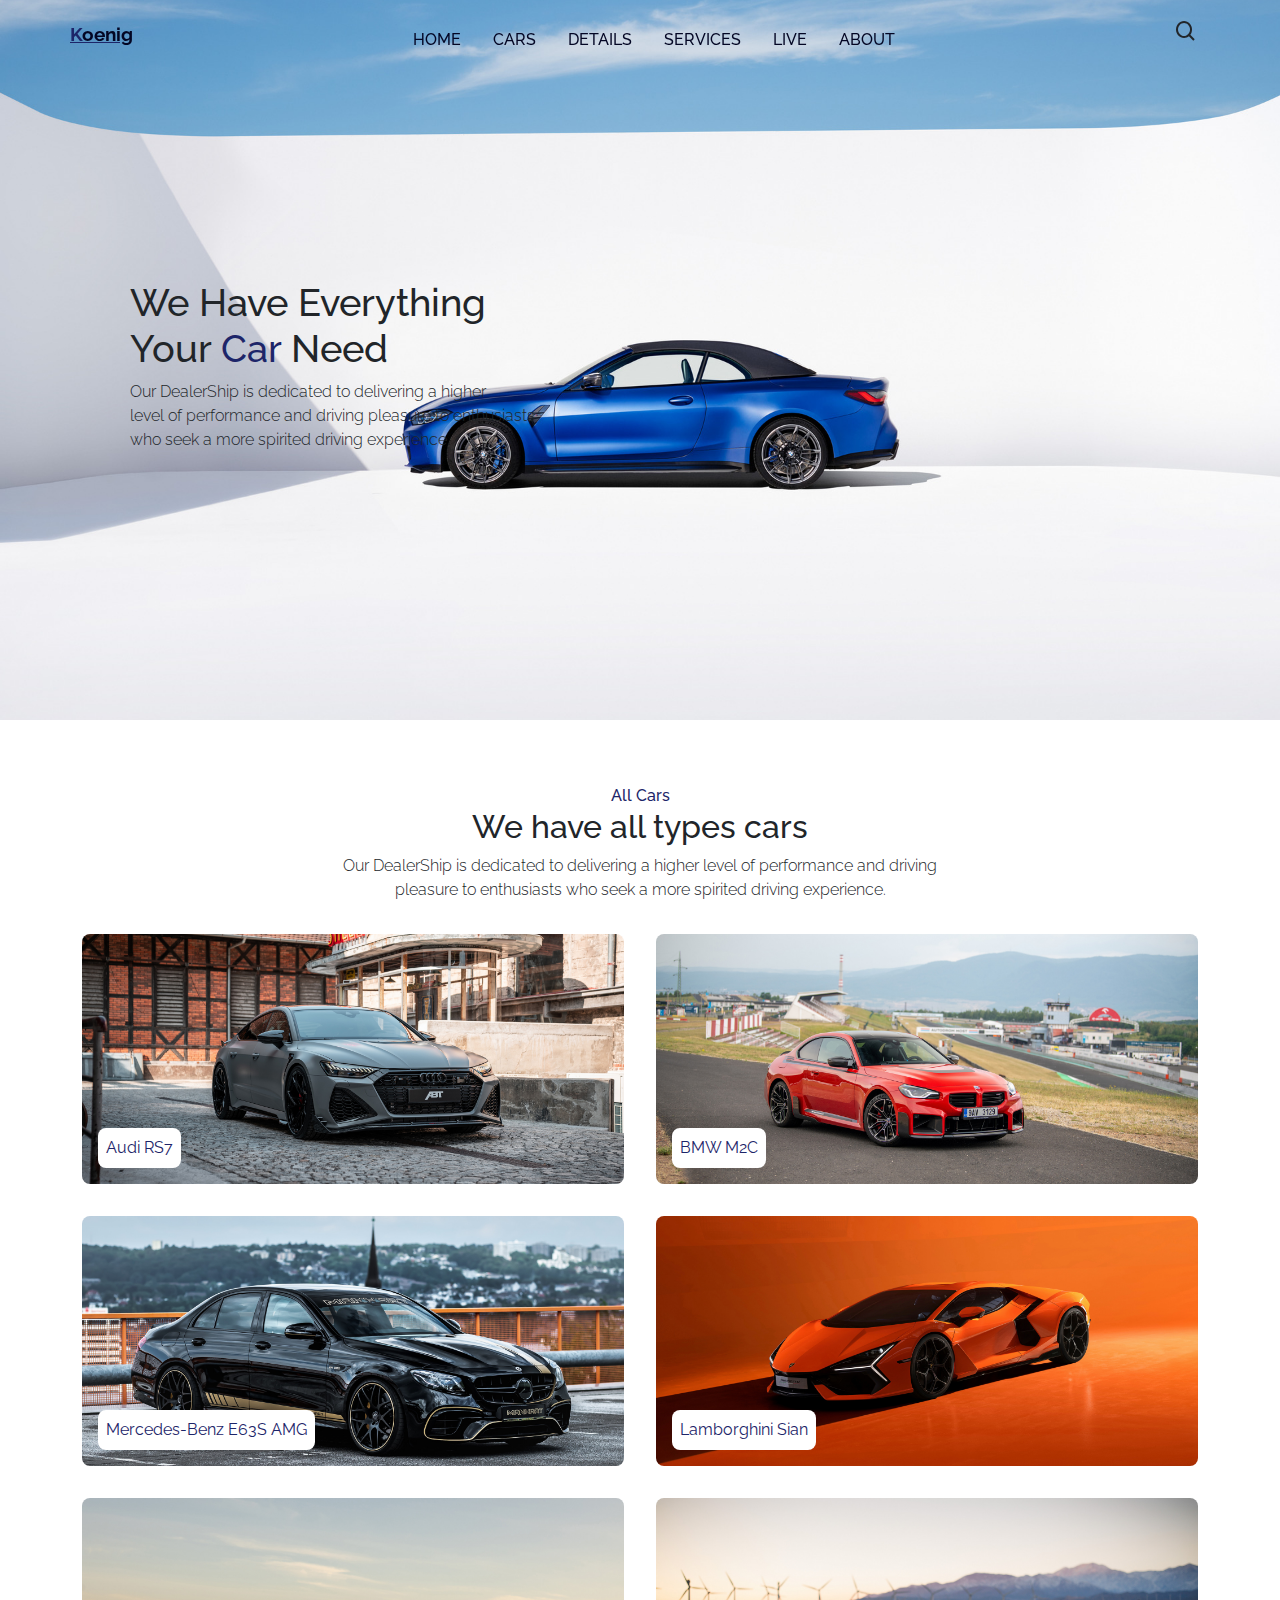
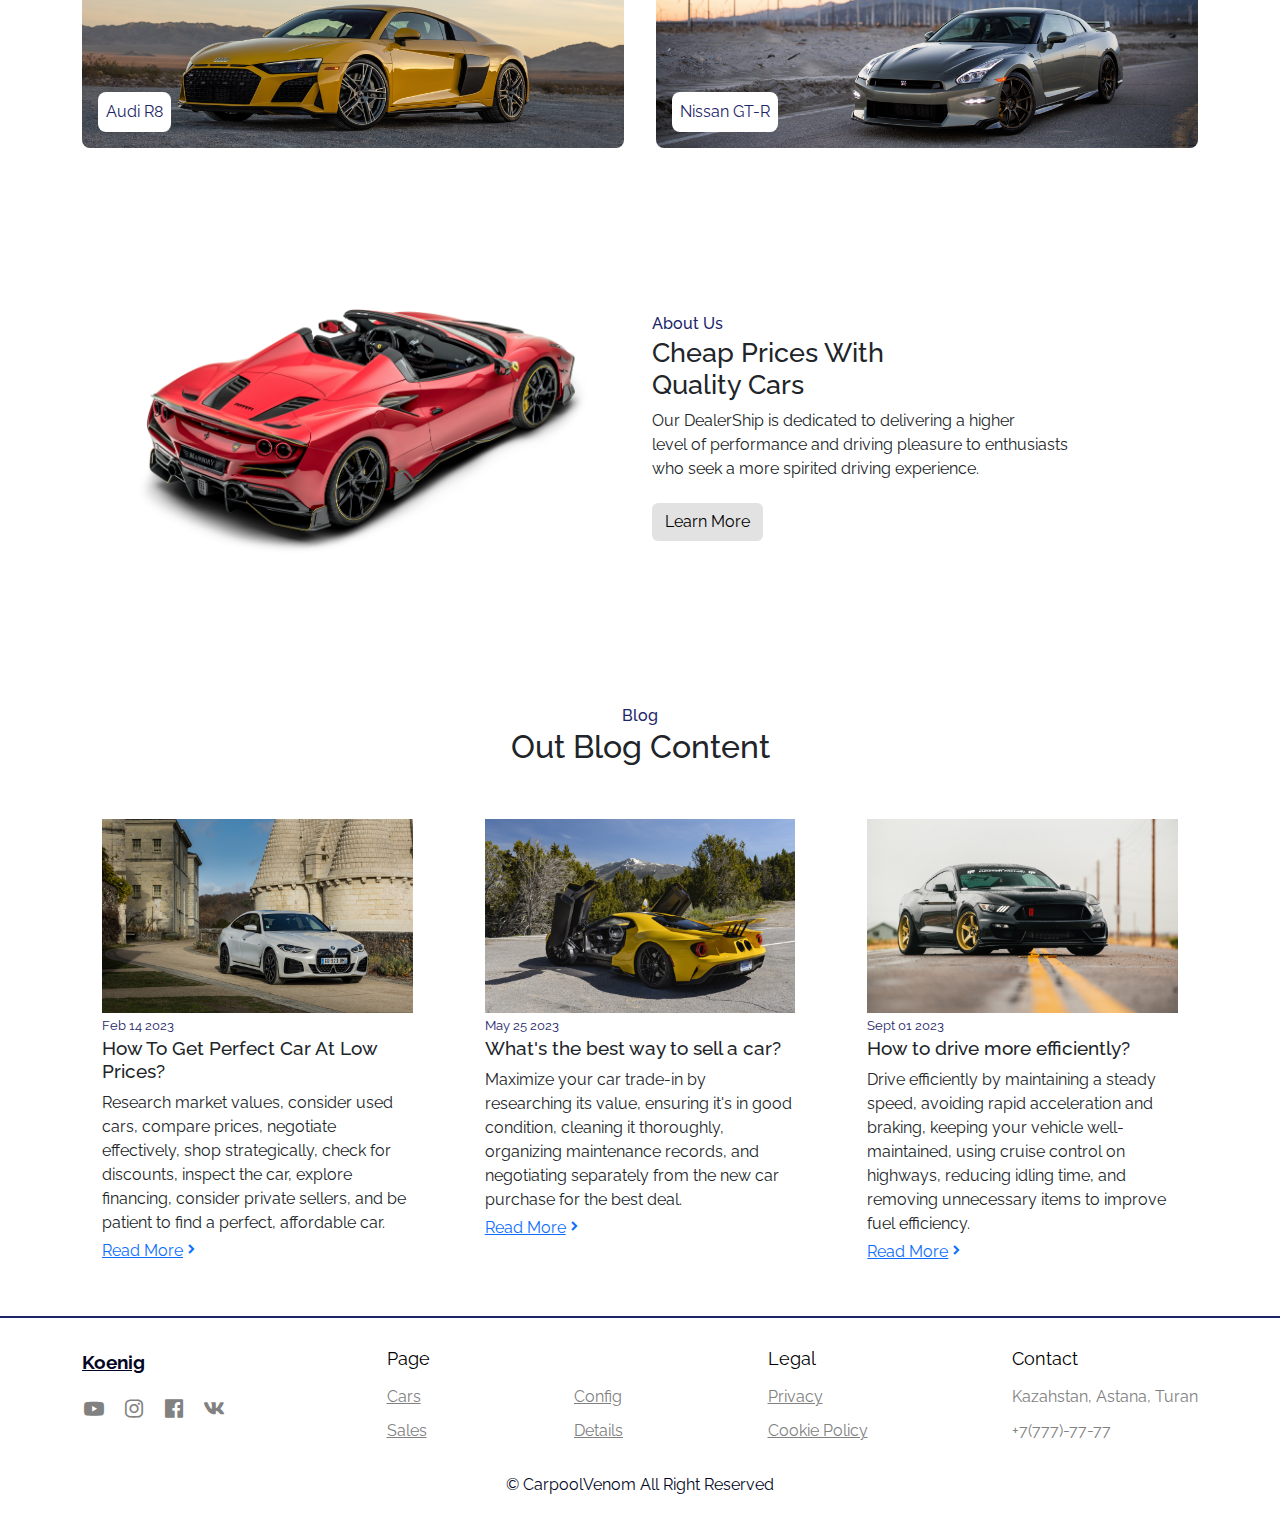
<file: Koenig/index.html>
<!DOCTYPE html>
<html lang="en">

<head>
    <meta charset="UTF-8">
    <meta name="viewport" content="width=device-width, initial-scale=1.0">
    <link rel="icon" href="sourses/favicon.ico">
    <link rel="stylesheet" href="style.css">
    <link rel="stylesheet" href="bootstrap.min.css">
    <link href='https://unpkg.com/boxicons@2.1.4/css/boxicons.min.css' rel='stylesheet'>
    <link href="https://cdn.jsdelivr.net/npm/bootstrap@5.3.2/dist/css/bootstrap.min.css" rel="stylesheet"
        integrity="sha384-T3c6CoIi6uLrA9TneNEoa7RxnatzjcDSCmG1MXxSR1GAsXEV/Dwwykc2MPK8M2HN" crossorigin="anonymous">
    <script src="https://cdn.jsdelivr.net/npm/@popperjs/core@2.11.8/dist/umd/popper.min.js"
        integrity="sha384-I7E8VVD/ismYTF4hNIPjVp/Zjvgyol6VFvRkX/vR+Vc4jQkC+hVqc2pM8ODewa9r"
        crossorigin="anonymous"></script>
    <script src="https://cdn.jsdelivr.net/npm/bootstrap@5.3.2/dist/js/bootstrap.min.js"
        integrity="sha384-BBtl+eGJRgqQAUMxJ7pMwbEyER4l1g+O15P+16Ep7Q9Q+zqX6gSbd85u4mG4QzX+"
        crossorigin="anonymous"></script>
    <title>Koenig</title>
</head>

<body>
    <header>
        <div class="nav container">
            <i class='bx bx-menu' id="menu-icon"></i>
            <a href="index.html" class="logo">K<span>oenig</span></a>
            <ul class="navbar">
                <li><a href="index.html">Home</a></li>
                <li><a href="shop.html">Cars</a></li>
                <li><a href="detailshop.html">Details</a></li>
                <li><a href="services.html">Services</a></li>
                <li><a href="live.html">Live</a></li>
                <li><a href="aboutus.html">About</a></li>
            </ul>
            <i class='bx bx-search' id="search-icon"></i>
            <div class="search-box container">
                <input type="search" name="" id="" placeholder="Search here ...">
            </div>
        </div>
    </header>

    <section class="home" id="home">
        <div class="home-text">
            <h1>We Have Everything<br>Your <span>Car</span> Need</h1>
            <p>Our DealerShip is dedicated to delivering a higher <br>level of performance and driving pleasure to
                enthusiasts <br>who seek a more spirited driving experience.</p>
        </div>
    </section>


    <section class="cars" id="cars">
        <div class="heading">
            <span>All Cars</span>
            <h2>We have all types cars</h2>
            <p>Our DealerShip is dedicated to delivering a higher level of performance and driving <br>pleasure to
                enthusiasts who seek a more spirited driving experience.</p>
        </div>
        <div class="cars-container container">
            <div class="box">
                <img src="sourses/imgonline-com-ua-Resize-9rGb6ipQAKq3.jpg" alt="">
                <a href="shop.html">Audi RS7</a>
            </div>

            <div class="box">
                <img src="sourses/imgonline-com-ua-Resize-AVQ4A5YhHbyuBBj.jpg" alt="">
                <a href="shop.html">BMW M2C</a>
            </div>

            <div class="box">
                <img src="sourses/imgonline-com-ua-Resize-T4MekRY3W64a.jpg" alt="">
                <a href="shop.html">Mercedes-Benz E63S AMG</a>
            </div>

            <div class="box">
                <img src="sourses/imgonline-com-ua-Resize-b9qmFe3zNGCo.jpg" alt="">
                <a href="shop.html">Lamborghini Sian</a>
            </div>

            <div class="box">
                <img src="sourses/imgonline-com-ua-Resize-BFHfb8FMulb9eh9.jpg" alt="">
                <a href="shop.html">Audi R8</a>
            </div>

            <div class="box">
                <img src="sourses/imgonline-com-ua-Resize-fYZ7Mdr4fNhKd4.jpg" alt="">
                <a href="shop.html">Nissan GT-R</a>
            </div>
        </div>
    </section>

    <section class="about container" id="about">
        <div class="about-img">
            <div class="pulsating-element" id="pulsateMe">
                <img src="sourses/Ferrari_Tuning_Mansory_F8_Spider.jpg" alt="">
            </div>
        </div>
        <div class="about-text">
            <span>About Us</span>
            <h2>Cheap Prices With <br>Quality Cars</h2>
            <p>Our DealerShip is dedicated to delivering a higher <br>level of performance and driving pleasure to
                enthusiasts <br>who seek a more spirited driving experience.</p>
            <a href="aboutus.html" class="btn">Learn More</a>
        </div>
    </section>

    <section class="blog" id="blog">
        <div class="heading">
            <span>Blog</span>
            <h2>Out Blog Content</h2>
        </div>
        <div class="blog-container container">
            <div class="box">
                <img src="sourses/bmw_i4.jpg" alt="">
                <span>Feb 14 2023</span>
                <h3>How To Get Perfect Car At Low Prices?</h3>
                <p>
                    Research market values, consider used cars, compare prices, negotiate effectively, shop
                    strategically, check for discounts, inspect the car, explore financing, consider private sellers,
                    and be patient to find a perfect, affordable car.
                </p>
                <a href="#" class="blog-gtn">Read More<i class='bx bxs-chevron-right'></i></a>
            </div>
            <div class="box">
                <img src="sourses/ford-gt.jpg" alt="">
                <span>May 25 2023</span>
                <h3>What's the best way to sell a car?</h3>
                <p>Maximize your car trade-in by researching its value, ensuring it's in good condition, cleaning it
                    thoroughly, organizing maintenance records, and negotiating separately from the new car purchase for
                    the best deal.
                </p>
                <a href="#" class="blog-gtn">Read More<i class='bx bxs-chevron-right'></i></a>
            </div>
            <div class="box">
                <img src="sourses/ford-mustang.jpg" alt="">
                <span>Sept 01 2023</span>
                <h3>How to drive more efficiently?</h3>
                <p>
                    Drive efficiently by maintaining a steady speed, avoiding rapid acceleration and braking, keeping
                    your vehicle well-maintained, using cruise control on highways, reducing idling time, and removing
                    unnecessary items to improve fuel efficiency.
                </p>
                <a href="#" class="blog-gtn">Read More<i class='bx bxs-chevron-right'></i></a>
            </div>
        </div>
    </section>

    <div class="footer">
        <div class="footer-container container">
            <div class="footer-box">
                <a href="#" class="logo">Koenig</a>
                <div class="social">
                    <a href="#"><i class='bx bxl-youtube'></i></a>
                    <a href="#"><i class='bx bxl-instagram'></i></a>
                    <a href="#"><i class='bx bxl-facebook-square'></i></a>
                    <a href="#"><i class='bx bxl-vk'></i></a>
                </div>
            </div>
            <div class="footer-box">
                <h3>Page</h3>
                <a href="shop.html">Cars</a>
                <a href="shop.html">Sales</a>
            </div>
            <div class="footer-box">
                <h3 id="page1">Page</h3>
                <a href="configurator.html">Config</a>
                <a href="detailshop.html">Details</a>
            </div>
            <div class="footer-box">
                <h3>Legal</h3>
                <a href="#">Privacy</a>
                <a href="#">Cookie Policy</a>
            </div>
            <div class="footer-box">
                <h3>Contact</h3>
                <p>Kazahstan, Astana, Turan</p>
                <p>+7(777)-77-77</p>
            </div>
        </div>
    </div>

    <div class="copyright">
        <p>&#169; CarpoolVenom All Right Reserved</p>
    </div>

    <script src="https://cdn.jsdelivr.net/npm/bootstrap@5.3.0/dist/js/bootstrap.bundle.min.js"></script>
    <script src="bootstrap.bundle.js"></script>
    <script src="index.js"></script>
</body>

</html>
</file>
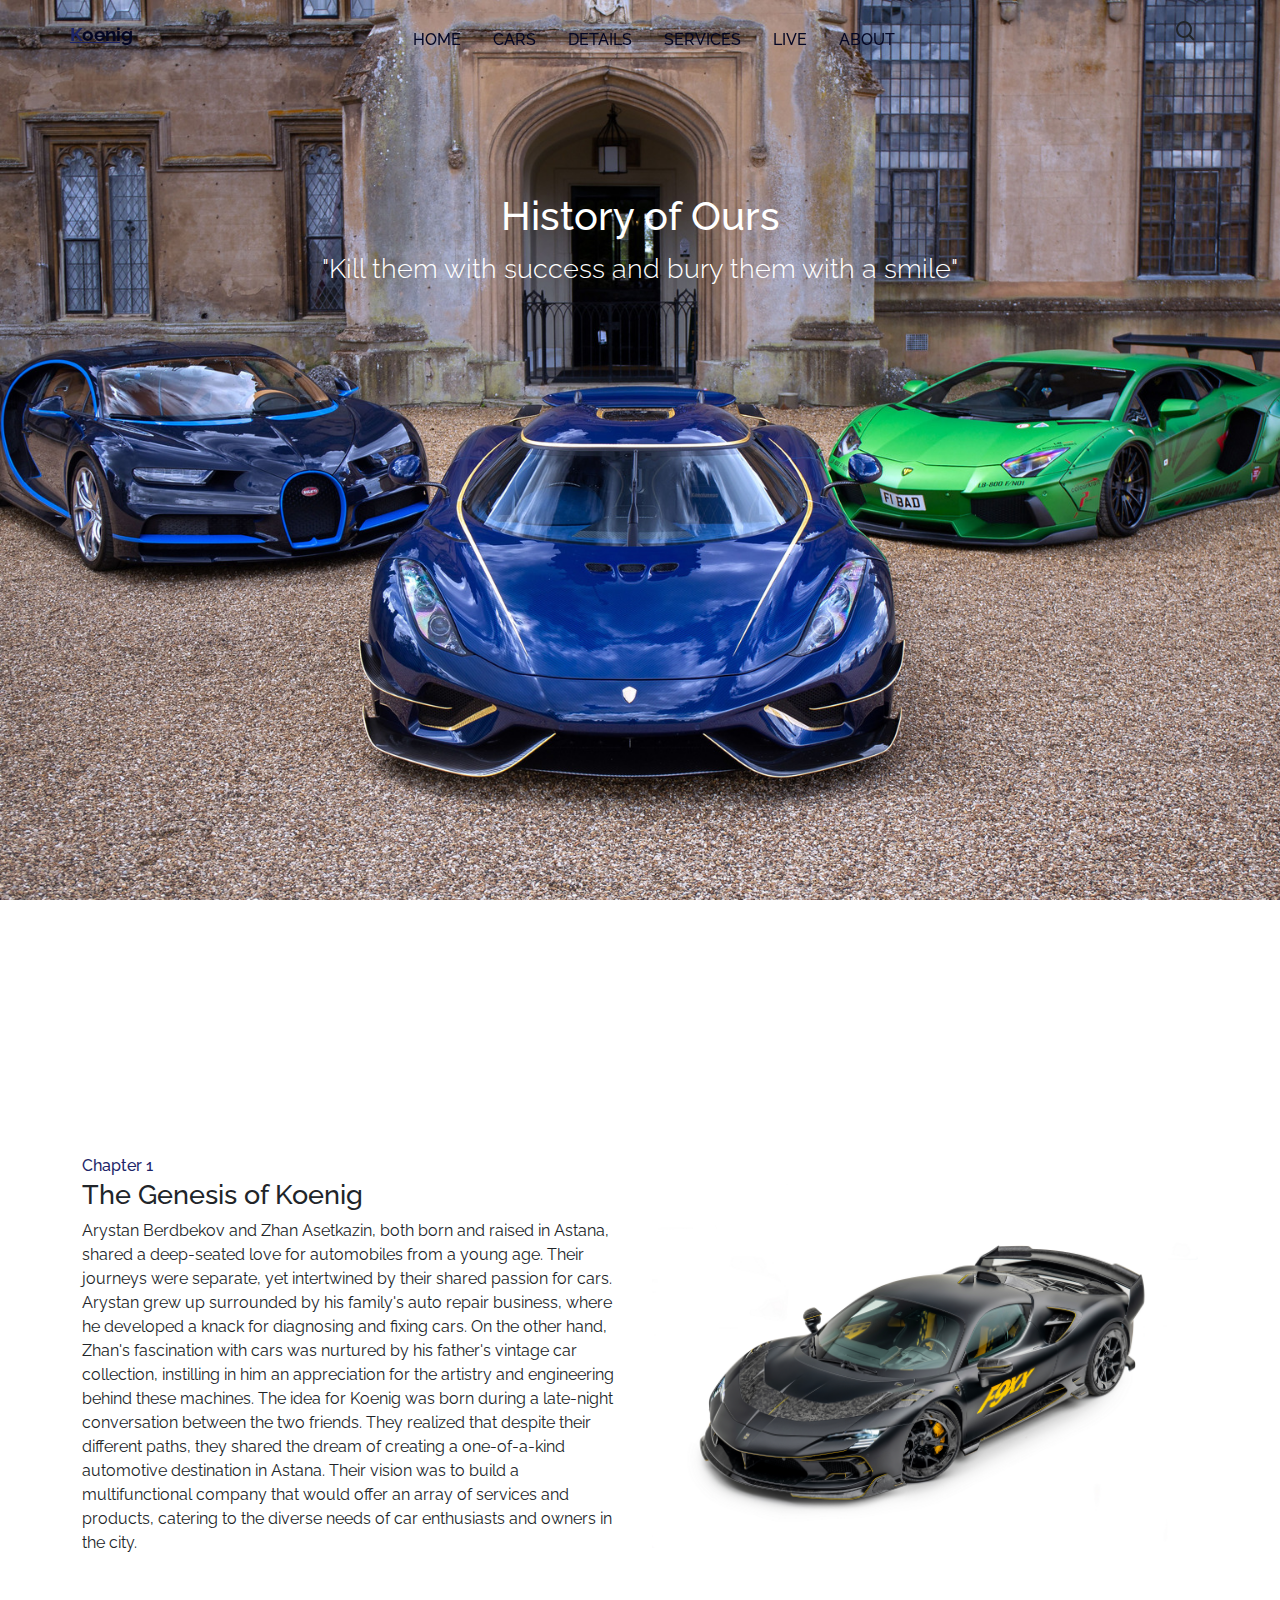
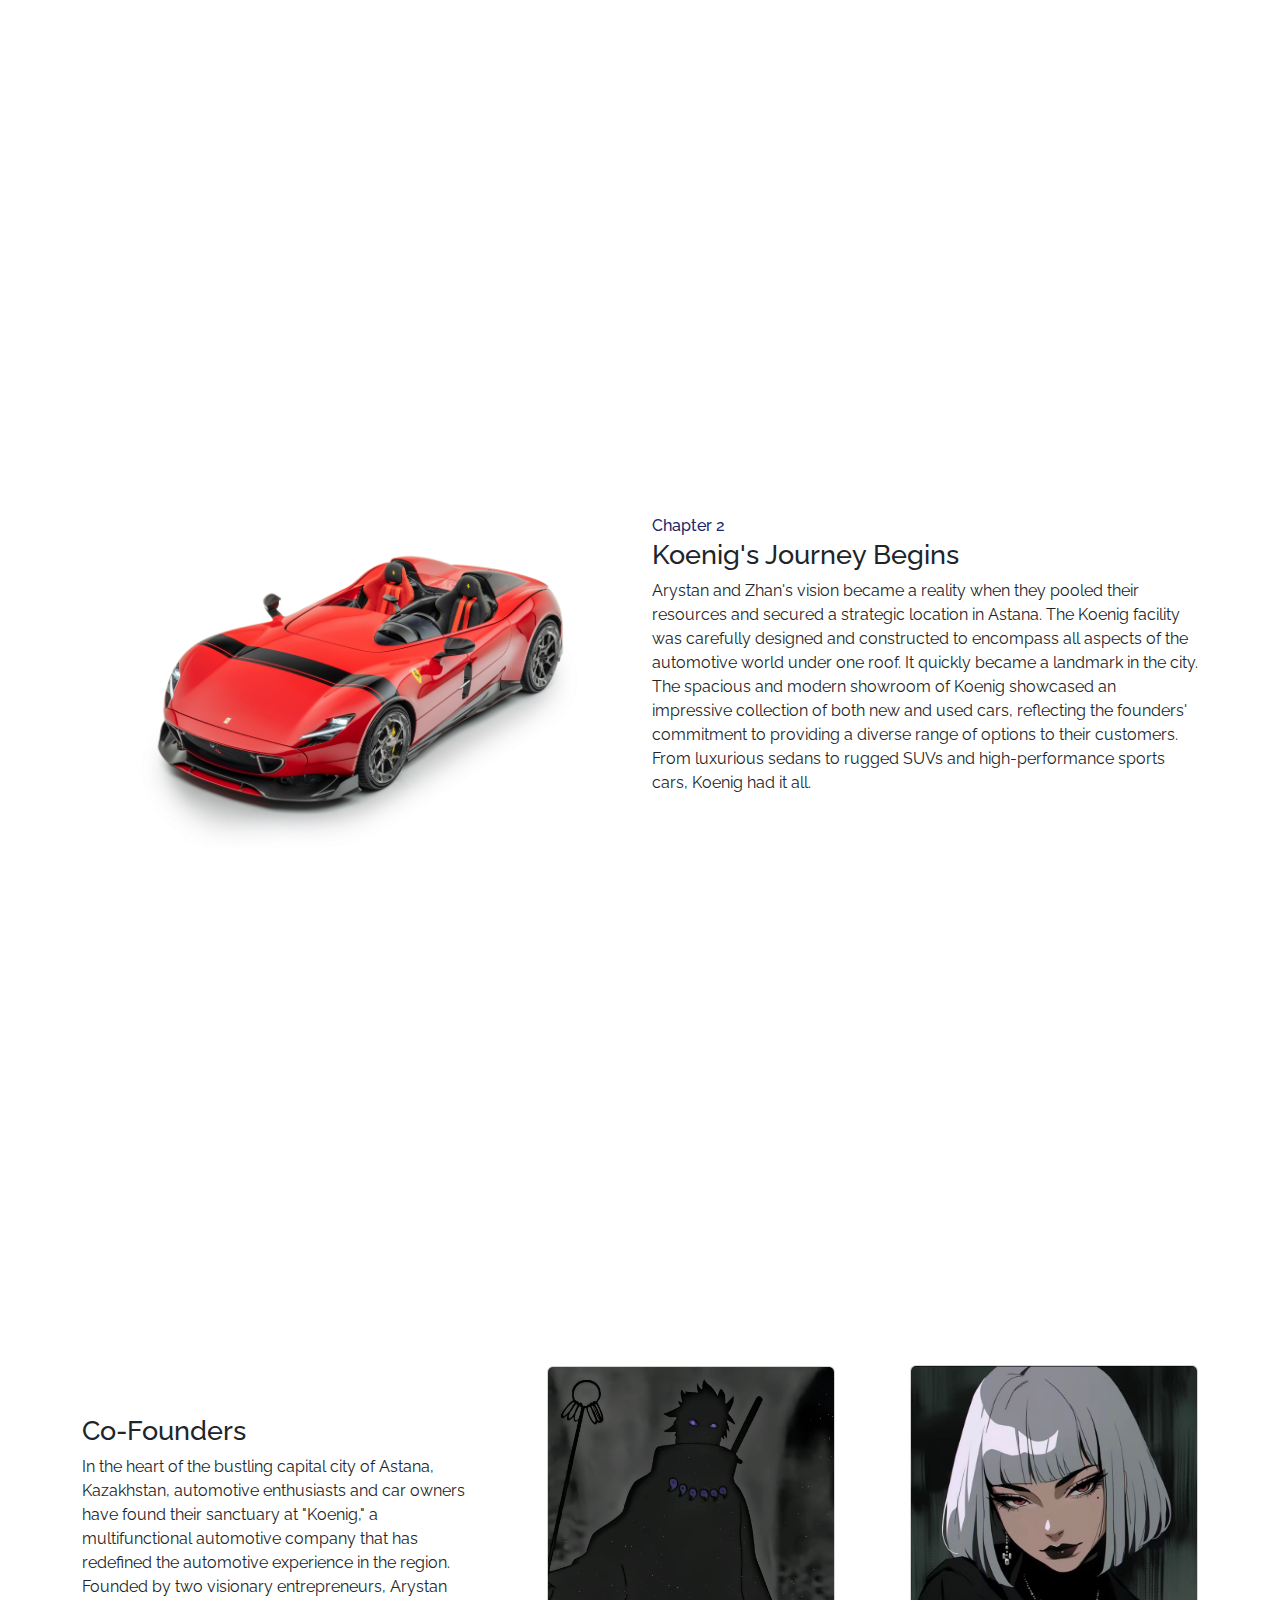
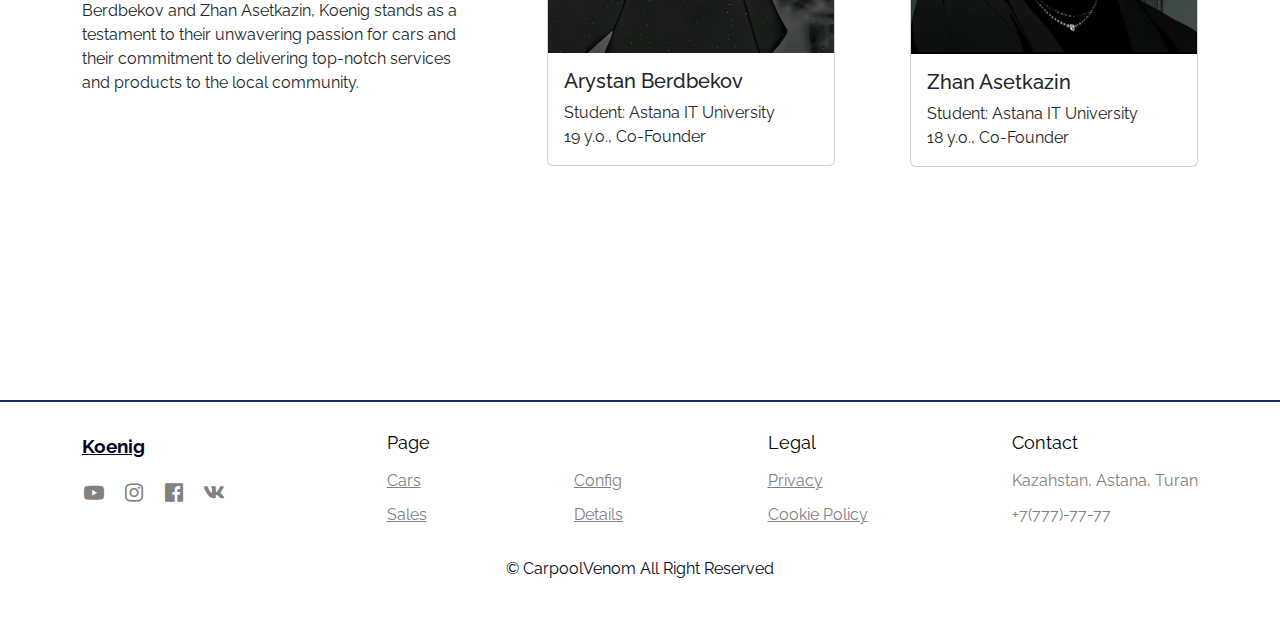
<file: Koenig/aboutus.html>
<!DOCTYPE html>
<html lang="en">

<head>
    <meta charset="UTF-8">
    <meta name="viewport" content="width=device-width, initial-scale=1.0">
    <link rel="icon" href="sourses/favicon.ico">
    <link rel="stylesheet" href="style.css">
    <link rel="stylesheet" href="bootstrap.min.css">
    <link href='https://unpkg.com/boxicons@2.1.4/css/boxicons.min.css' rel='stylesheet'>
    <link href="https://cdn.jsdelivr.net/npm/bootstrap@5.3.2/dist/css/bootstrap.min.css" rel="stylesheet"
        integrity="sha384-T3c6CoIi6uLrA9TneNEoa7RxnatzjcDSCmG1MXxSR1GAsXEV/Dwwykc2MPK8M2HN" crossorigin="anonymous">
    <script src="https://cdn.jsdelivr.net/npm/@popperjs/core@2.11.8/dist/umd/popper.min.js"
        integrity="sha384-I7E8VVD/ismYTF4hNIPjVp/Zjvgyol6VFvRkX/vR+Vc4jQkC+hVqc2pM8ODewa9r"
        crossorigin="anonymous"></script>
    <script src="https://cdn.jsdelivr.net/npm/bootstrap@5.3.2/dist/js/bootstrap.min.js"
        integrity="sha384-BBtl+eGJRgqQAUMxJ7pMwbEyER4l1g+O15P+16Ep7Q9Q+zqX6gSbd85u4mG4QzX+"
        crossorigin="anonymous"></script>
    <title>HistoryOfKoenig</title>
</head>

<body>
    <header>
        <div class="nav container">
            <i class='bx bx-menu' id="menu-icon"></i>
            <a href="index.html" class="logo">K<span>oenig</span></a> 
            <ul class="navbar">
                <li><a href="index.html">Home</a></li>
                <li><a href="shop.html">Cars</a></li>
                <li><a href="detailshop.html">Details</a></li>
                <li><a href="services.html">Services</a></li>
                <li><a href="live.html">Live</a></li>
                <li><a href="aboutus.html">About</a></li>
            </ul>
            <i class='bx bx-search' id="search-icon"></i>
            <div class="search-box container">
                <input type="search" name="" id="" placeholder="Search here ...">
            </div>
        </div>
    </header>

    <section class="main" id="history">
        <div class="history-text">
            <div>
                <h2>History of Ours</h2>
                <p>"Kill them with success and bury them with a smile"</p>
            </div>
        </div>
    </section>

    <section class="about container" id="mission">
        <div class="about-text">
            <span>Chapter 1</span>
            <h2>The Genesis of Koenig</h2>
            <p>
                Arystan Berdbekov and Zhan Asetkazin, both born and raised in Astana, shared a deep-seated
                love for automobiles from a young age. Their journeys were separate, yet intertwined by their
                shared passion for cars. Arystan grew up surrounded by his family's auto repair business,
                where he developed a knack for diagnosing and fixing cars. On the other hand, Zhan's
                fascination with cars was nurtured by his father's vintage car collection, instilling in him an
                appreciation for the artistry and engineering behind these machines.
                The idea for Koenig was born during a late-night conversation between the two friends. They
                realized that despite their different paths, they shared the dream of creating a one-of-a-kind
                automotive destination in Astana. Their vision was to build a multifunctional company that
                would offer an array of services and products, catering to the diverse needs of car enthusiasts
                and owners in the city.
            </p>
        </div>
        <div class="about-img">
            <img src="sourses/Ferrari_Tuning_Mansory_F9XX.jpg" alt="">
        </div>
    </section>

    <section class="about container" id="founders">
        <div class="about-img">
            <img src="sourses/Ferrari_Tuning_Mansory_Monza_SP2.jpg" alt="">
        </div>
        <div class="about-text">
            <span>Chapter 2</span>
            <h2> Koenig's Journey Begins</h2>
            <p>
                Arystan and Zhan's vision became a reality when they pooled their resources and secured a
                strategic location in Astana. The Koenig facility was carefully designed and constructed to
                encompass all aspects of the automotive world under one roof. It quickly became a landmark
                in the city.
                The spacious and modern showroom of Koenig showcased an impressive collection of both
                new and used cars, reflecting the founders' commitment to providing a diverse range of
                options to their customers. From luxurious sedans to rugged SUVs and high-performance
                sports cars, Koenig had it all.
            </p>
        </div>
    </section>

    <section class="about container" id="founders">
        <div class="about-text">
            <h2>Co-Founders</h2>
            <p>
                In the heart of the bustling capital city of Astana, Kazakhstan, automotive enthusiasts and car
                owners have found their sanctuary at "Koenig," a multifunctional automotive company that
                has redefined the automotive experience in the region. Founded by two visionary
                entrepreneurs, Arystan Berdbekov and Zhan Asetkazin, Koenig stands as a testament to their
                unwavering passion for cars and their commitment to delivering top-notch services and
                products to the local community.

            </p>
        </div>
        <div class="cards">
            <div class="card" style="width: 18rem;">
                <img src="sourses/IMG_0578.JPG" class="card-img-top" alt="Ars">
                <div class="card-body">
                    <h5 class="card-title">Arystan Berdbekov</h5>
                    <p class="card-text">Student: Astana IT University <br>19 y.o., Co-Founder</p>
                </div>
            </div>
        </div>
        <div class="card" style="width: 18rem;">
            <img src="sourses/IMG_0611.JPG" class="card-img-top" alt="Zhns">
            <div class="card-body">
                <h5 class="card-title">Zhan Asetkazin</h5>
                <p class="card-text">Student: Astana IT University <br>18 y.o., Co-Founder</p>
            </div>
        </div>
    </section>

    <div class="footer">
        <div class="footer-container container">
            <div class="footer-box">
                <a href="#" class="logo">Koenig</a>
                <div class="social">
                    <a href="#"><i class='bx bxl-youtube'></i></a>
                    <a href="#"><i class='bx bxl-instagram'></i></a>
                    <a href="#"><i class='bx bxl-facebook-square'></i></a>
                    <a href="#"><i class='bx bxl-vk'></i></a>
                </div>
            </div>
            <div class="footer-box">
                <h3>Page</h3>
                <a href="shop.html">Cars</a>
                <a href="shop.html">Sales</a>
            </div>
            <div class="footer-box">
                <h3 id="page1">Page</h3>
                <a href="configurator.html">Config</a>
                <a href="detailshop.html">Details</a>
            </div>
            <div class="footer-box">
                <h3>Legal</h3>
                <a href="#">Privacy</a>
                <a href="#">Cookie Policy</a>
            </div>
            <div class="footer-box">
                <h3>Contact</h3>
                <p>Kazahstan, Astana, Turan</p>
                <p>+7(777)-77-77</p>
            </div>
        </div>
    </div>

    <div class="copyright">
        <p>&#169; CarpoolVenom All Right Reserved</p>
    </div>

    <script src="bootstrap.bundle.js"></script>
  <script src="index.js"></script>
</body>

</html>
</file>
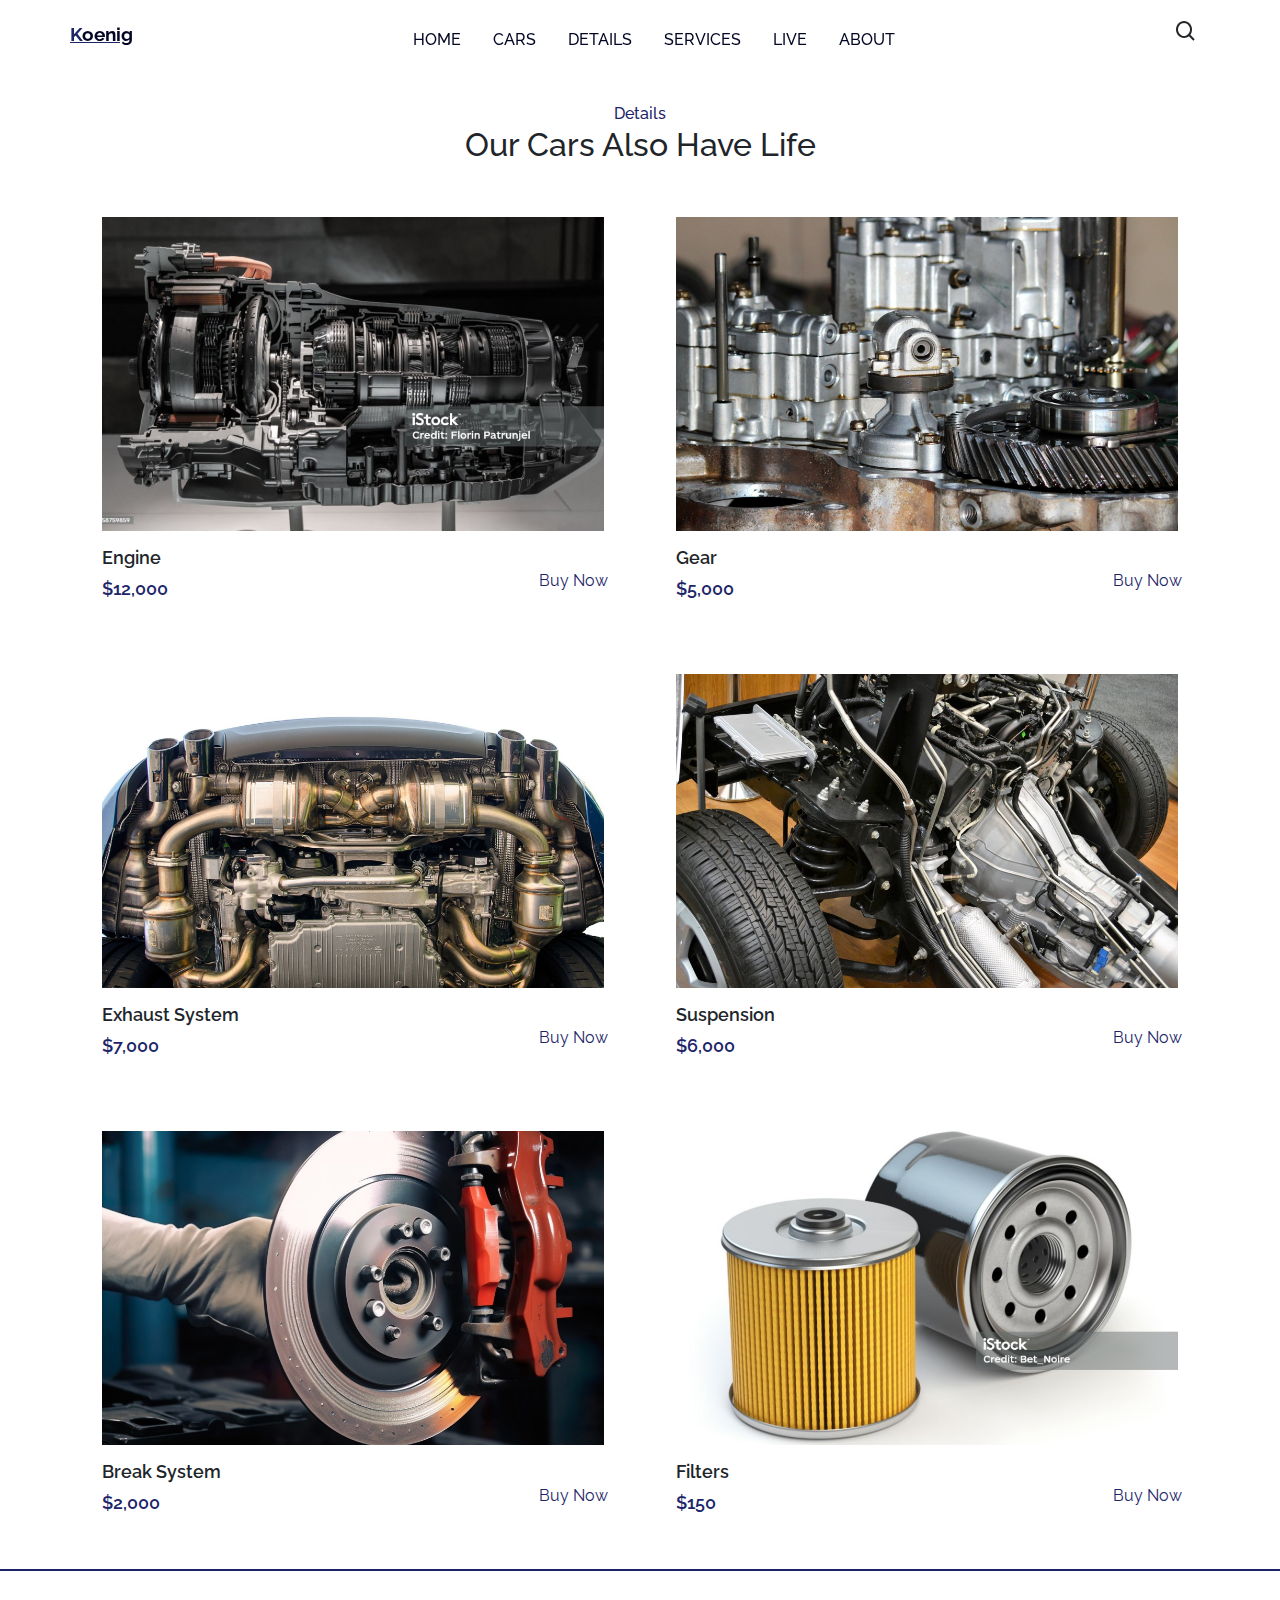
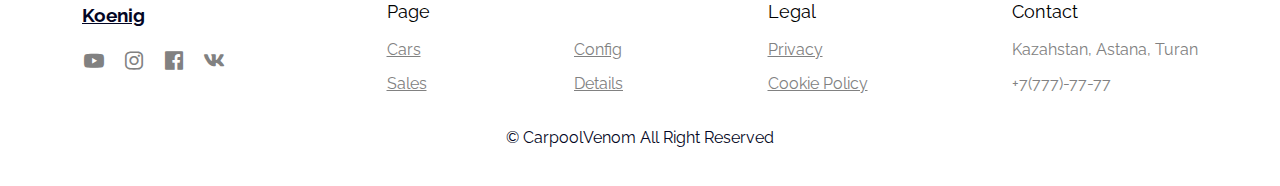
<file: Koenig/detailshop.html>
<!DOCTYPE html>
<html lang="en">

<head>
    <meta charset="UTF-8">
    <meta name="viewport" content="width=device-width, initial-scale=1.0">
    <link rel="icon" href="sourses/favicon.ico">
    <link rel="stylesheet" href="style.css">
    <link rel="stylesheet" href="bootstrap.min.css">
    <link href='https://unpkg.com/boxicons@2.1.4/css/boxicons.min.css' rel='stylesheet'>
    <link href="https://cdn.jsdelivr.net/npm/bootstrap@5.3.2/dist/css/bootstrap.min.css" rel="stylesheet"
        integrity="sha384-T3c6CoIi6uLrA9TneNEoa7RxnatzjcDSCmG1MXxSR1GAsXEV/Dwwykc2MPK8M2HN" crossorigin="anonymous">
    <script src="https://cdn.jsdelivr.net/npm/@popperjs/core@2.11.8/dist/umd/popper.min.js"
        integrity="sha384-I7E8VVD/ismYTF4hNIPjVp/Zjvgyol6VFvRkX/vR+Vc4jQkC+hVqc2pM8ODewa9r"
        crossorigin="anonymous"></script>
    <script src="https://cdn.jsdelivr.net/npm/bootstrap@5.3.2/dist/js/bootstrap.min.js"
        integrity="sha384-BBtl+eGJRgqQAUMxJ7pMwbEyER4l1g+O15P+16Ep7Q9Q+zqX6gSbd85u4mG4QzX+"
        crossorigin="anonymous"></script>
    <title>DetailShop</title>
</head>

<body>
    <header>
        <div class="nav container">
            <i class='bx bx-menu' id="menu-icon"></i>
            <a href="index.html" class="logo">K<span>oenig</span></a>
            <ul class="navbar">
                <li><a href="index.html">Home</a></li>
                <li><a href="shop.html">Cars</a></li>
                <li><a href="detailshop.html">Details</a></li>
                <li><a href="services.html">Services</a></li>
                <li><a href="live.html">Live</a></li>
                <li><a href="aboutus.html">About</a></li>
            </ul>
            <i class='bx bx-search' id="search-icon"></i>
            <div class="search-box container">
                <input type="search" name="" id="" placeholder="Search here ...">
            </div>
        </div>
    </header>

    <section class="parts" id="parts">
        <div class="heading">
            <span>Details</span>
            <h2>Our Cars Also Have Life</h2>
        </div>
        <div class="parts-container container">
            <div class="box">
                <img src="sourses/engine.jpg" alt="">
                <h3>Engine</h3>
                <span>$12,000</span>
                <a href="#" class="details">Buy Now</a>
            </div>
            <div class="box">
                <img src="sourses/gear.jpg" alt="">
                <h3>Gear</h3>
                <span>$5,000</span>
                <a href="#" class="details">Buy Now</a>
            </div>
            <div class="box">
                <img src="sourses/exhaust.jpg" alt="">
                <h3>Exhaust System</h3>
                <span>$7,000</span>
                <a href="#" class="details">Buy Now</a>
            </div>
            <div class="box">
                <img src="sourses/transmission.jpg" alt="">
                <h3>Suspension</h3>
                <span>$6,000</span>
                <a href="#" class="details">Buy Now</a>
            </div>
            <div class="box">
                <img src="sourses/breaking-system.jpg" alt="">
                <h3>Break System</h3>
                <span>$2,000</span>
                <a href="#" class="details">Buy Now</a>
            </div>
            <div class="box">
                <img src="sourses/filter.jpg" alt="">
                <h3>Filters</h3>
                <span>$150</span>
                <a href="#" class="details">Buy Now</a>
            </div>
        </div>
    </section>

    <div class="footer">
        <div class="footer-container container">
            <div class="footer-box">
                <a href="#" class="logo">Koenig</a>
                <div class="social">
                    <a href="#"><i class='bx bxl-youtube'></i></a>
                    <a href="#"><i class='bx bxl-instagram'></i></a>
                    <a href="#"><i class='bx bxl-facebook-square'></i></a>
                    <a href="#"><i class='bx bxl-vk'></i></a>
                </div>
            </div>
            <div class="footer-box">
                <h3>Page</h3>
                <a href="shop.html">Cars</a>
                <a href="shop.html">Sales</a>
            </div>
            <div class="footer-box">
                <h3 id="page1">Page</h3>
                <a href="configurator.html">Config</a>
                <a href="detailshop.html">Details</a>
            </div>
            <div class="footer-box">
                <h3>Legal</h3>
                <a href="#">Privacy</a>
                <a href="#">Cookie Policy</a>
            </div>
            <div class="footer-box">
                <h3>Contact</h3>
                <p>Kazahstan, Astana, Turan</p>
                <p>+7(777)-77-77</p>
            </div>
        </div>
    </div>

    <div class="copyright">
        <p>&#169; CarpoolVenom All Right Reserved</p>
    </div>

    <script src="bootstrap.bundle.js"></script>
  <script src="index.js"></script>
</body>

</html>
</file>
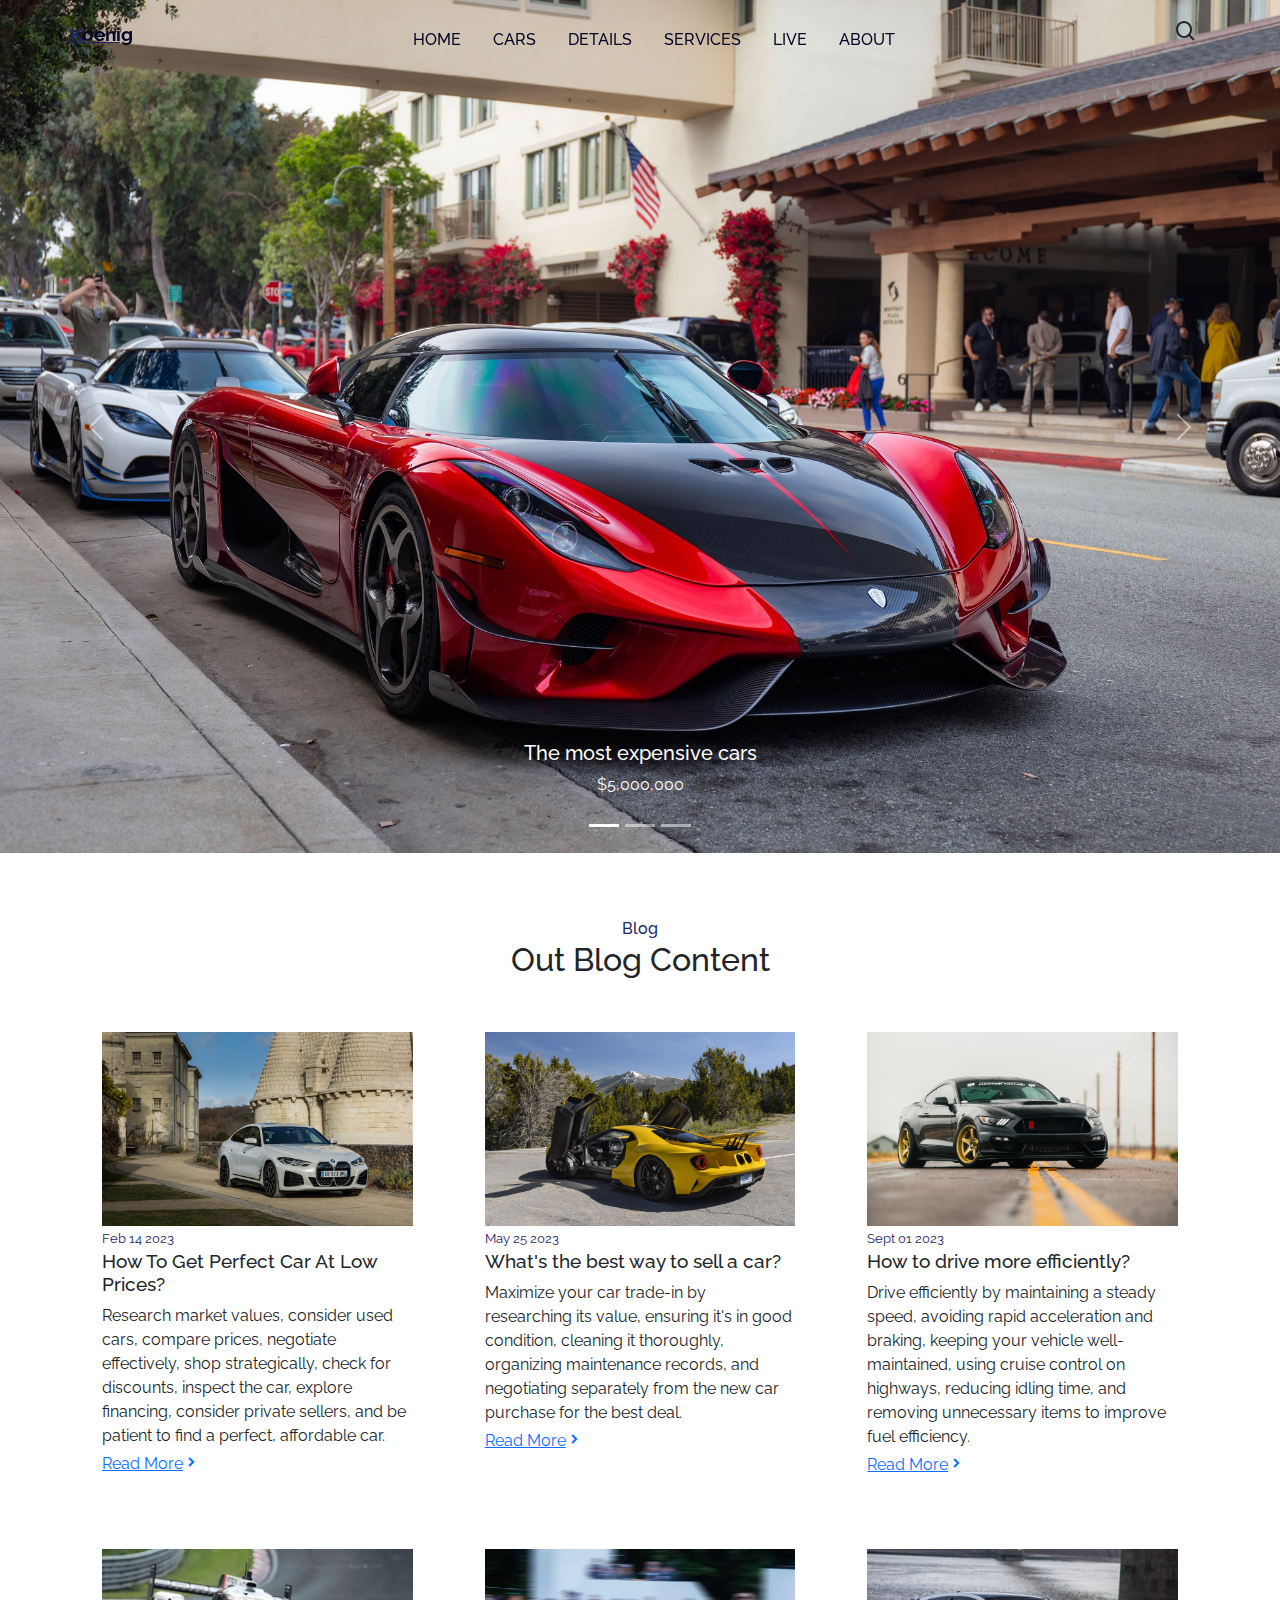
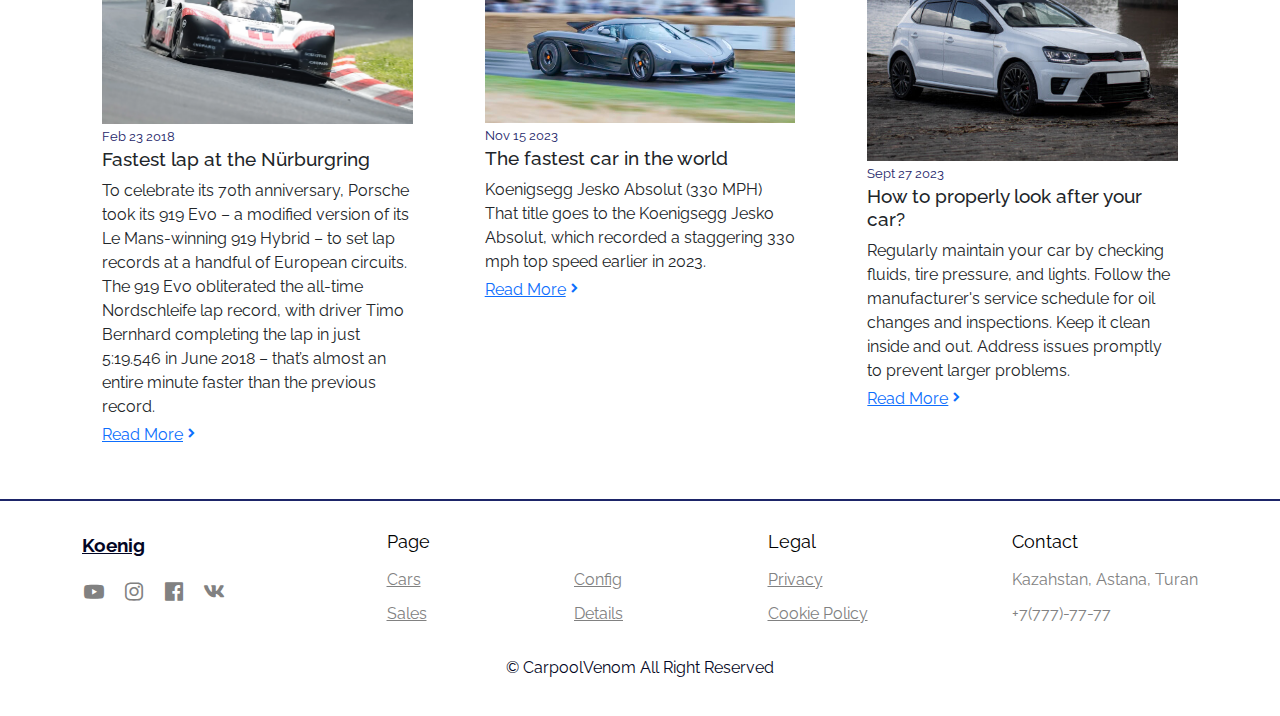
<file: Koenig/live.html>
<!DOCTYPE html>
<html lang="en">

<head>
  <meta charset="UTF-8">
  <meta name="viewport" content="width=device-width, initial-scale=1.0">
  <link rel="icon" href="sourses/favicon.ico">
  <link rel="stylesheet" href="style.css">
  <link rel="stylesheet" href="bootstrap.min.css">
  <link href='https://unpkg.com/boxicons@2.1.4/css/boxicons.min.css' rel='stylesheet'>
  <link href="https://cdn.jsdelivr.net/npm/bootstrap@5.3.2/dist/css/bootstrap.min.css" rel="stylesheet"
    integrity="sha384-T3c6CoIi6uLrA9TneNEoa7RxnatzjcDSCmG1MXxSR1GAsXEV/Dwwykc2MPK8M2HN" crossorigin="anonymous">
  <script src="https://cdn.jsdelivr.net/npm/@popperjs/core@2.11.8/dist/umd/popper.min.js"
    integrity="sha384-I7E8VVD/ismYTF4hNIPjVp/Zjvgyol6VFvRkX/vR+Vc4jQkC+hVqc2pM8ODewa9r"
    crossorigin="anonymous"></script>
  <script src="https://cdn.jsdelivr.net/npm/bootstrap@5.3.2/dist/js/bootstrap.min.js"
    integrity="sha384-BBtl+eGJRgqQAUMxJ7pMwbEyER4l1g+O15P+16Ep7Q9Q+zqX6gSbd85u4mG4QzX+"
    crossorigin="anonymous"></script>
  <title>Title</title>
</head>

<body>
  <header>
    <div class="nav container">
      <i class='bx bx-menu' id="menu-icon"></i>
      <a href="index.html" class="logo">K<span>oenig</span></a>
      <ul class="navbar">
        <li><a href="index.html">Home</a></li>
        <li><a href="shop.html">Cars</a></li>
        <li><a href="detailshop.html">Details</a></li>
        <li><a href="services.html">Services</a></li>
        <li><a href="live.html">Live</a></li>
        <li><a href="aboutus.html">About</a></li>
      </ul>
      <i class='bx bx-search' id="search-icon"></i>
      <div class="search-box container">
        <input type="search" name="" id="" placeholder="Search here ...">
      </div>
    </div>
  </header>

  <div id="carouselExampleCaptions" class="carousel slide">
    <div class="carousel-indicators">
      <button type="button" data-bs-target="#carouselExampleCaptions" data-bs-slide-to="0" class="active"
        aria-current="true" aria-label="Slide 1"></button>
      <button type="button" data-bs-target="#carouselExampleCaptions" data-bs-slide-to="1"
        aria-label="Slide 2"></button>
      <button type="button" data-bs-target="#carouselExampleCaptions" data-bs-slide-to="2"
        aria-label="Slide 3"></button>
    </div>
    <div class="carousel-inner">
      <div class="carousel-item active">
        <img src="sourses/wallpaperflare.com_wallpaper.jpg" class="d-block w-100" alt="...">
        <div class="carousel-caption d-none d-md-block">
          <h5>The most expensive cars</h5>
          <p>$5,000,000</p>
        </div>
      </div>
      <div class="carousel-item">
        <img src="sourses/wallpaperflare.com_wallpaper (1).jpg" class="d-block w-100" alt="...">
        <div class="carousel-caption d-none d-md-block">
          <h5>The most expensive cars</h5>
          <p>$10,000,000</p>
        </div>
      </div>
      <div class="carousel-item">
        <img src="sourses/wallpaperflare.com_wallpaper (2).jpg" class="d-block w-100" alt="...">
        <div class="carousel-caption d-none d-md-block">
          <h5>The most expensive cars</h5>
          <p>$3,000,000</p>
        </div>
      </div>
    </div>
    <button class="carousel-control-prev" type="button" data-bs-target="#carouselExampleCaptions" data-bs-slide="prev">
      <span class="carousel-control-prev-icon" aria-hidden="true"></span>
      <span class="visually-hidden">Previous</span>
    </button>
    <button class="carousel-control-next" type="button" data-bs-target="#carouselExampleCaptions" data-bs-slide="next">
      <span class="carousel-control-next-icon" aria-hidden="true"></span>
      <span class="visually-hidden">Next</span>
    </button>
  </div>

  <section class="blog" id="blog">
    <div class="heading">
        <span>Blog</span>
        <h2>Out Blog Content</h2>
    </div>
    <div class="blog-container container">
        <div class="box">
            <img src="sourses/bmw_i4.jpg" alt="">
            <span>Feb 14 2023</span>
            <h3>How To Get Perfect Car At Low Prices?</h3>
            <p>
                Research market values, consider used cars, compare prices, negotiate effectively, shop
                strategically, check for discounts, inspect the car, explore financing, consider private sellers,
                and be patient to find a perfect, affordable car.
            </p>
            <a href="#" class="blog-gtn">Read More<i class='bx bxs-chevron-right'></i></a>
        </div>
        <div class="box">
            <img src="sourses/ford-gt.jpg" alt="">
            <span>May 25 2023</span>
            <h3>What's the best way to sell a car?</h3>
            <p>Maximize your car trade-in by researching its value, ensuring it's in good condition, cleaning it
                thoroughly, organizing maintenance records, and negotiating separately from the new car purchase for
                the best deal.
            </p>
            <a href="#" class="blog-gtn">Read More<i class='bx bxs-chevron-right'></i></a>
        </div>
        <div class="box">
            <img src="sourses/ford-mustang.jpg" alt="">
            <span>Sept 01 2023</span>
            <h3>How to drive more efficiently?</h3>
            <p>
                Drive efficiently by maintaining a steady speed, avoiding rapid acceleration and braking, keeping
                your vehicle well-maintained, using cruise control on highways, reducing idling time, and removing
                unnecessary items to improve fuel efficiency.
            </p>
            <a href="#" class="blog-gtn">Read More<i class='bx bxs-chevron-right'></i></a>
        </div>
    </div>
    <div class="blog-container container">
      <div class="box">
          <img src="sourses/hybrid.webp" alt="">
          <span>Feb 23 2018</span>
          <h3>Fastest lap at the Nürburgring</h3>
          <p>
            To celebrate its 70th anniversary, Porsche took its 919 Evo – a modified version of its Le Mans-winning 919 Hybrid – 
            to set lap records at a handful of European circuits. The 919 Evo obliterated the all-time Nordschleife lap record, 
            with driver Timo Bernhard completing the lap in just 5:19.546 in June 2018 – that’s almost an entire minute faster 
            than the previous record.
          </p>
          <a href="#" class="blog-gtn">Read More<i class='bx bxs-chevron-right'></i></a>
      </div>
      <div class="box">
          <img src="sourses/jesko.jpg" alt="">
          <span>Nov 15 2023</span>
          <h3>The fastest car in the world</h3>
          <p>Koenigsegg Jesko Absolut (330 MPH) That title goes to the Koenigsegg Jesko Absolut, which recorded a 
            staggering 330 mph top speed earlier in 2023.
          </p>
          <a href="#" class="blog-gtn">Read More<i class='bx bxs-chevron-right'></i></a>
      </div>
      <div class="box">
          <img src="sourses/car-3.jpg" alt="">
          <span>Sept 27 2023</span>
          <h3>How to properly look after your car?</h3>
          <p>
            Regularly maintain your car by checking fluids, tire pressure, and lights. Follow the manufacturer's service schedule 
            for oil changes and inspections. Keep it clean inside and out. Address issues promptly to prevent larger problems.
          </p>
          <a href="#" class="blog-gtn">Read More<i class='bx bxs-chevron-right'></i></a>
      </div>
  </div>
  
</section>

  <div class="footer">
    <div class="footer-container container">
      <div class="footer-box">
        <a href="#" class="logo">Koenig</a>
        <div class="social">
          <a href="#"><i class='bx bxl-youtube'></i></a>
          <a href="#"><i class='bx bxl-instagram'></i></a>
          <a href="#"><i class='bx bxl-facebook-square'></i></a>
          <a href="#"><i class='bx bxl-vk'></i></a>
        </div>
      </div>
      <div class="footer-box">
        <h3>Page</h3>
        <a href="shop.html">Cars</a>
        <a href="shop.html">Sales</a>
      </div>
      <div class="footer-box">
        <h3 id="page1">Page</h3>
        <a href="configurator.html">Config</a>
        <a href="detailshop.html">Details</a>
      </div>
      <div class="footer-box">
        <h3>Legal</h3>
        <a href="#">Privacy</a>
        <a href="#">Cookie Policy</a>
      </div>
      <div class="footer-box">
        <h3>Contact</h3>
        <p>Kazahstan, Astana, Turan</p>
        <p>+7(777)-77-77</p>
      </div>
    </div>
  </div>

  <div class="copyright">
    <p>&#169; CarpoolVenom All Right Reserved</p>
  </div>

  <script src="https://cdn.jsdelivr.net/npm/bootstrap@5.3.0/dist/js/bootstrap.bundle.min.js"></script>
  <script src="bootstrap.bundle.js"></script>
  <script src="index.js"></script>
</body>

</html>
</file>
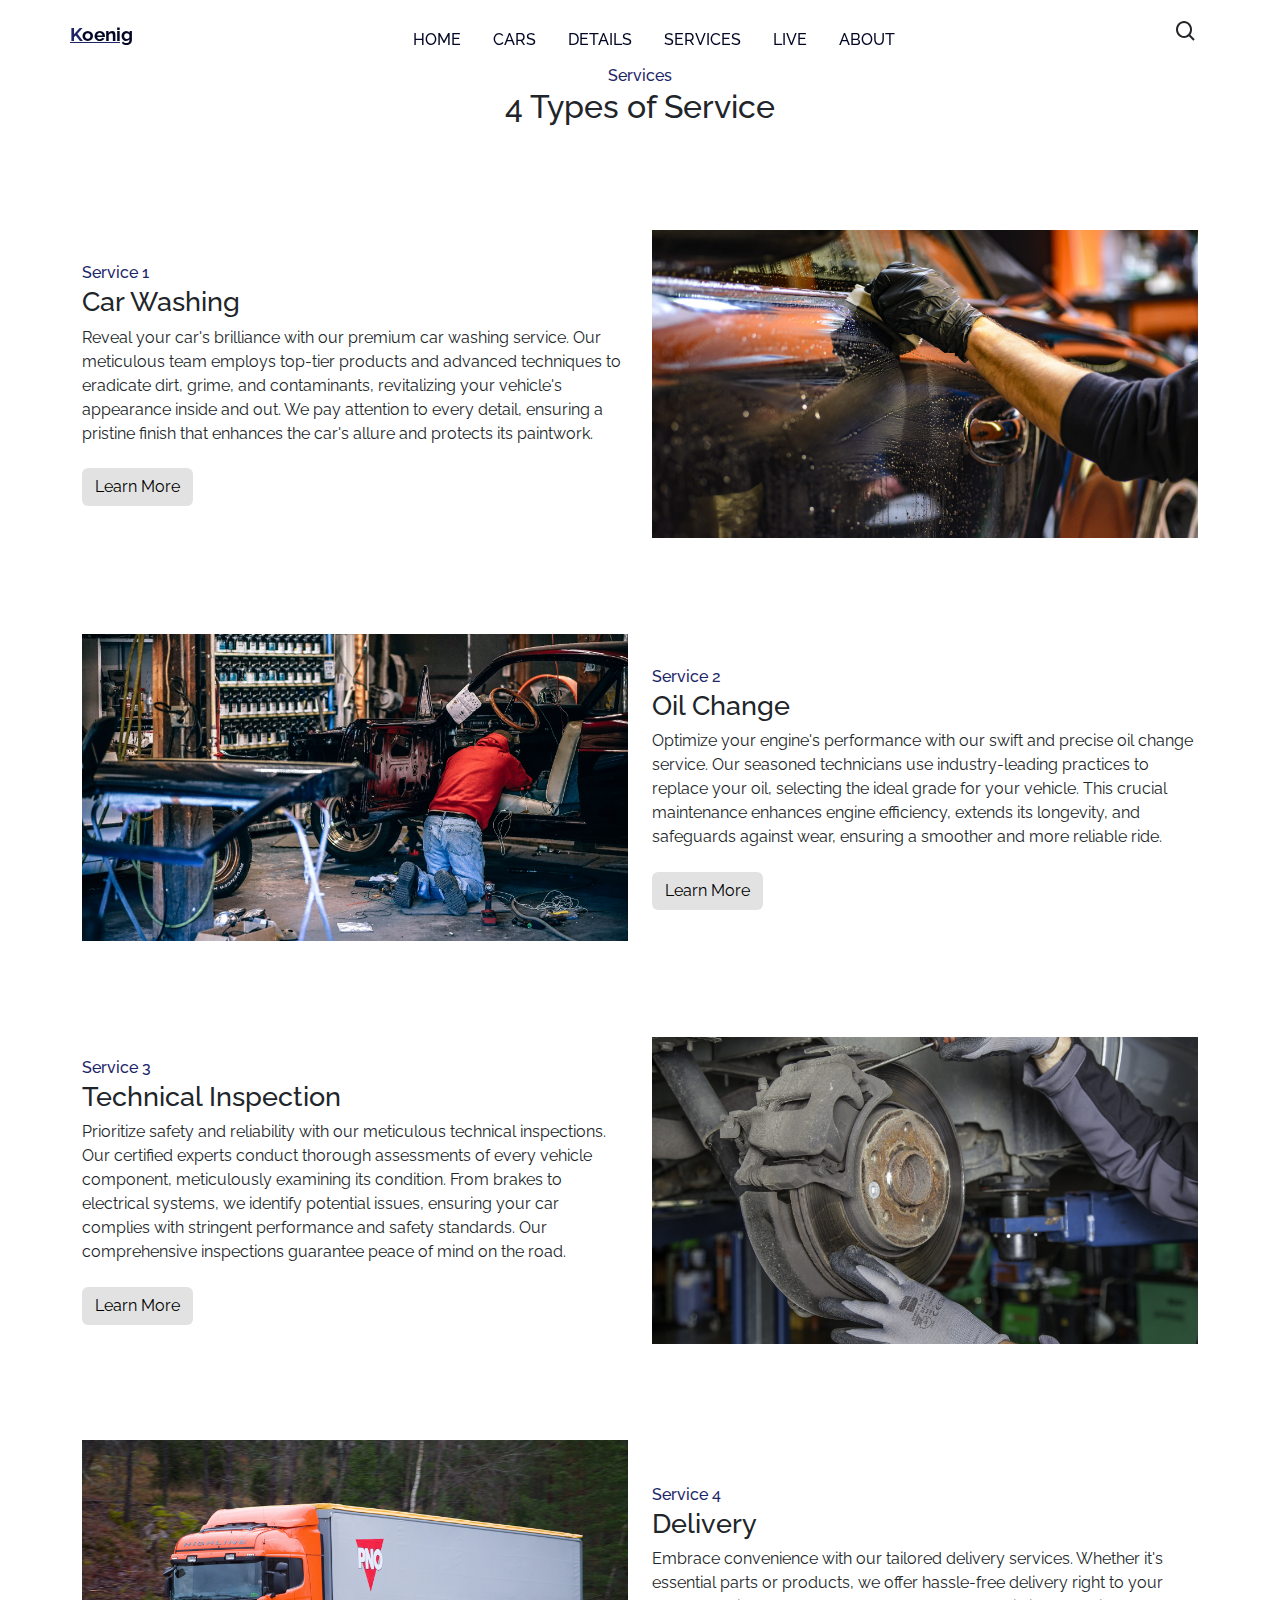
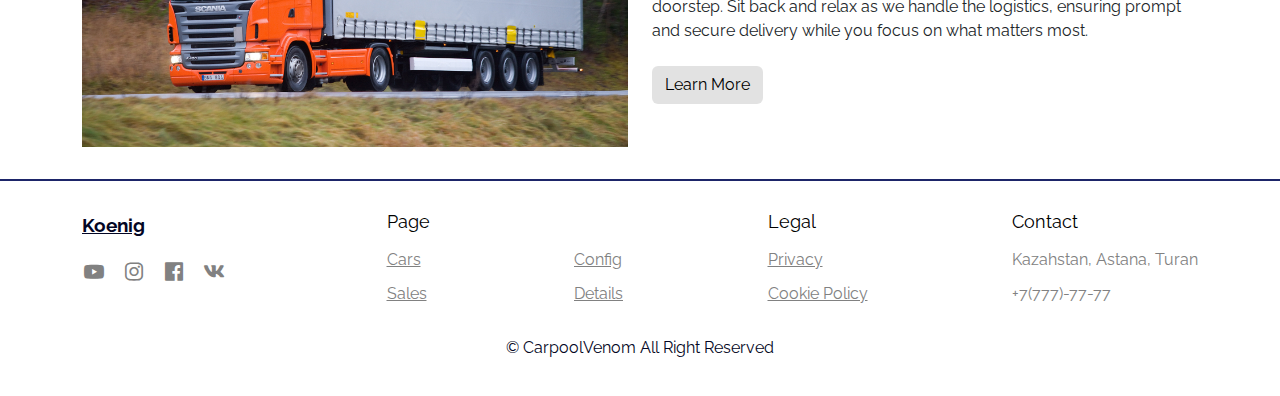
<file: Koenig/services.html>
<!DOCTYPE html>
<html lang="en">

<head>
    <meta charset="UTF-8">
    <meta name="viewport" content="width=device-width, initial-scale=1.0">
    <link rel="icon" href="sourses/favicon.ico">
    <link rel="stylesheet" href="style.css">
    <link rel="stylesheet" href="bootstrap.min.css">
    <link href='https://unpkg.com/boxicons@2.1.4/css/boxicons.min.css' rel='stylesheet'>
    <link href="https://cdn.jsdelivr.net/npm/bootstrap@5.3.2/dist/css/bootstrap.min.css" rel="stylesheet"
        integrity="sha384-T3c6CoIi6uLrA9TneNEoa7RxnatzjcDSCmG1MXxSR1GAsXEV/Dwwykc2MPK8M2HN" crossorigin="anonymous">
    <script src="https://cdn.jsdelivr.net/npm/@popperjs/core@2.11.8/dist/umd/popper.min.js"
        integrity="sha384-I7E8VVD/ismYTF4hNIPjVp/Zjvgyol6VFvRkX/vR+Vc4jQkC+hVqc2pM8ODewa9r"
        crossorigin="anonymous"></script>
    <script src="https://cdn.jsdelivr.net/npm/bootstrap@5.3.2/dist/js/bootstrap.min.js"
        integrity="sha384-BBtl+eGJRgqQAUMxJ7pMwbEyER4l1g+O15P+16Ep7Q9Q+zqX6gSbd85u4mG4QzX+"
        crossorigin="anonymous"></script>
    <title>HistoryOfKoenig</title>
</head>

<body>
    <header>
        <div class="nav container">
            <i class='bx bx-menu' id="menu-icon"></i>
            <a href="index.html" class="logo">K<span>oenig</span></a> 
            <ul class="navbar">
                <li><a href="index.html">Home</a></li>
                <li><a href="shop.html">Cars</a></li>
                <li><a href="detailshop.html">Details</a></li>
                <li><a href="services.html">Services</a></li>
                <li><a href="live.html">Live</a></li>
                <li><a href="aboutus.html">About</a></li>
            </ul>
            <i class='bx bx-search' id="search-icon"></i>
            <div class="search-box container">
                <input type="search" name="" id="" placeholder="Search here ...">
            </div>
        </div>
    </header>
    
    <section>
        <div class="heading">
            <span>Services</span>
            <h2>4 Types of Service</h2>
        </div>
    </section>

    <section class="about container" id="service1">
        <div class="about-text">
            <span>Service 1</span>
            <h2>Car Washing</h2>
            <p>
                Reveal your car's brilliance with our premium car washing service. Our meticulous team employs top-tier products and advanced techniques to eradicate dirt, grime, and contaminants, revitalizing your vehicle's appearance inside and out. We pay attention to every detail, ensuring a pristine finish that enhances the car's allure and protects its paintwork.
            </p>
            <a href="services.html" class="btn">Learn More</a>
        </div>
        <div class="about-img">
            <img src="sourses/service1.jpg" alt="">
        </div>
    </section>

    <section class="about container" id="service2">
        <div class="about-img">
            <img src="sourses/service2.jpg" alt="">
        </div>
        <div class="about-text">
            <span>Service 2</span>
            <h2>Oil Change</h2>
            <p>
                Optimize your engine's performance with our swift and precise oil change service. Our seasoned technicians use industry-leading practices to replace your oil, selecting the ideal grade for your vehicle. This crucial maintenance enhances engine efficiency, extends its longevity, and safeguards against wear, ensuring a smoother and more reliable ride.
            </p>
            <a href="services.html" class="btn">Learn More</a>
        </div>
    </section>

    <section class="about container" id="service3">
        <div class="about-text">
            <span>Service 3</span>
            <h2>Technical Inspection</h2>
            <p>
                Prioritize safety and reliability with our meticulous technical inspections. Our certified experts conduct thorough assessments of every vehicle component, meticulously examining its condition. From brakes to electrical systems, we identify potential issues, ensuring your car complies with stringent performance and safety standards. Our comprehensive inspections guarantee peace of mind on the road.
            </p>
            <a href="services.html" class="btn">Learn More</a>
        </div>
        <div class="about-img">
            <img src="sourses/service3.jpg" alt="">
        </div>
    </section>

    <section class="about container" id="service4">
        <div class="about-img">
            <img src="sourses/service4.jpg" alt="">
        </div>
        <div class="about-text">
            <span>Service 4</span>
            <h2>Delivery</h2>
            <p>
                Embrace convenience with our tailored delivery services. Whether it's essential parts or products, we offer hassle-free delivery right to your doorstep. Sit back and relax as we handle the logistics, ensuring prompt and secure delivery while you focus on what matters most.
            </p>
            <a href="services.html" class="btn">Learn More</a>
        </div>
    </section>

    <div class="footer">
        <div class="footer-container container">
            <div class="footer-box">
                <a href="#" class="logo">Koenig</a>
                <div class="social">
                    <a href="#"><i class='bx bxl-youtube'></i></a>
                    <a href="#"><i class='bx bxl-instagram'></i></a>
                    <a href="#"><i class='bx bxl-facebook-square'></i></a>
                    <a href="#"><i class='bx bxl-vk'></i></a>
                </div>
            </div>
            <div class="footer-box">
                <h3>Page</h3>
                <a href="shop.html">Cars</a>
                <a href="shop.html">Sales</a>
            </div>
            <div class="footer-box">
                <h3 id="page1">Page</h3>
                <a href="configurator.html">Config</a>
                <a href="detailshop.html">Details</a>
            </div>
            <div class="footer-box">
                <h3>Legal</h3>
                <a href="#">Privacy</a>
                <a href="#">Cookie Policy</a>
            </div>
            <div class="footer-box">
                <h3>Contact</h3>
                <p>Kazahstan, Astana, Turan</p>
                <p>+7(777)-77-77</p>
            </div>
        </div>
    </div>

    <div class="copyright">
        <p>&#169; CarpoolVenom All Right Reserved</p>
    </div>

    <script src="bootstrap.bundle.js"></script>
  <script src="index.js"></script>
</body>

</html>
</file>
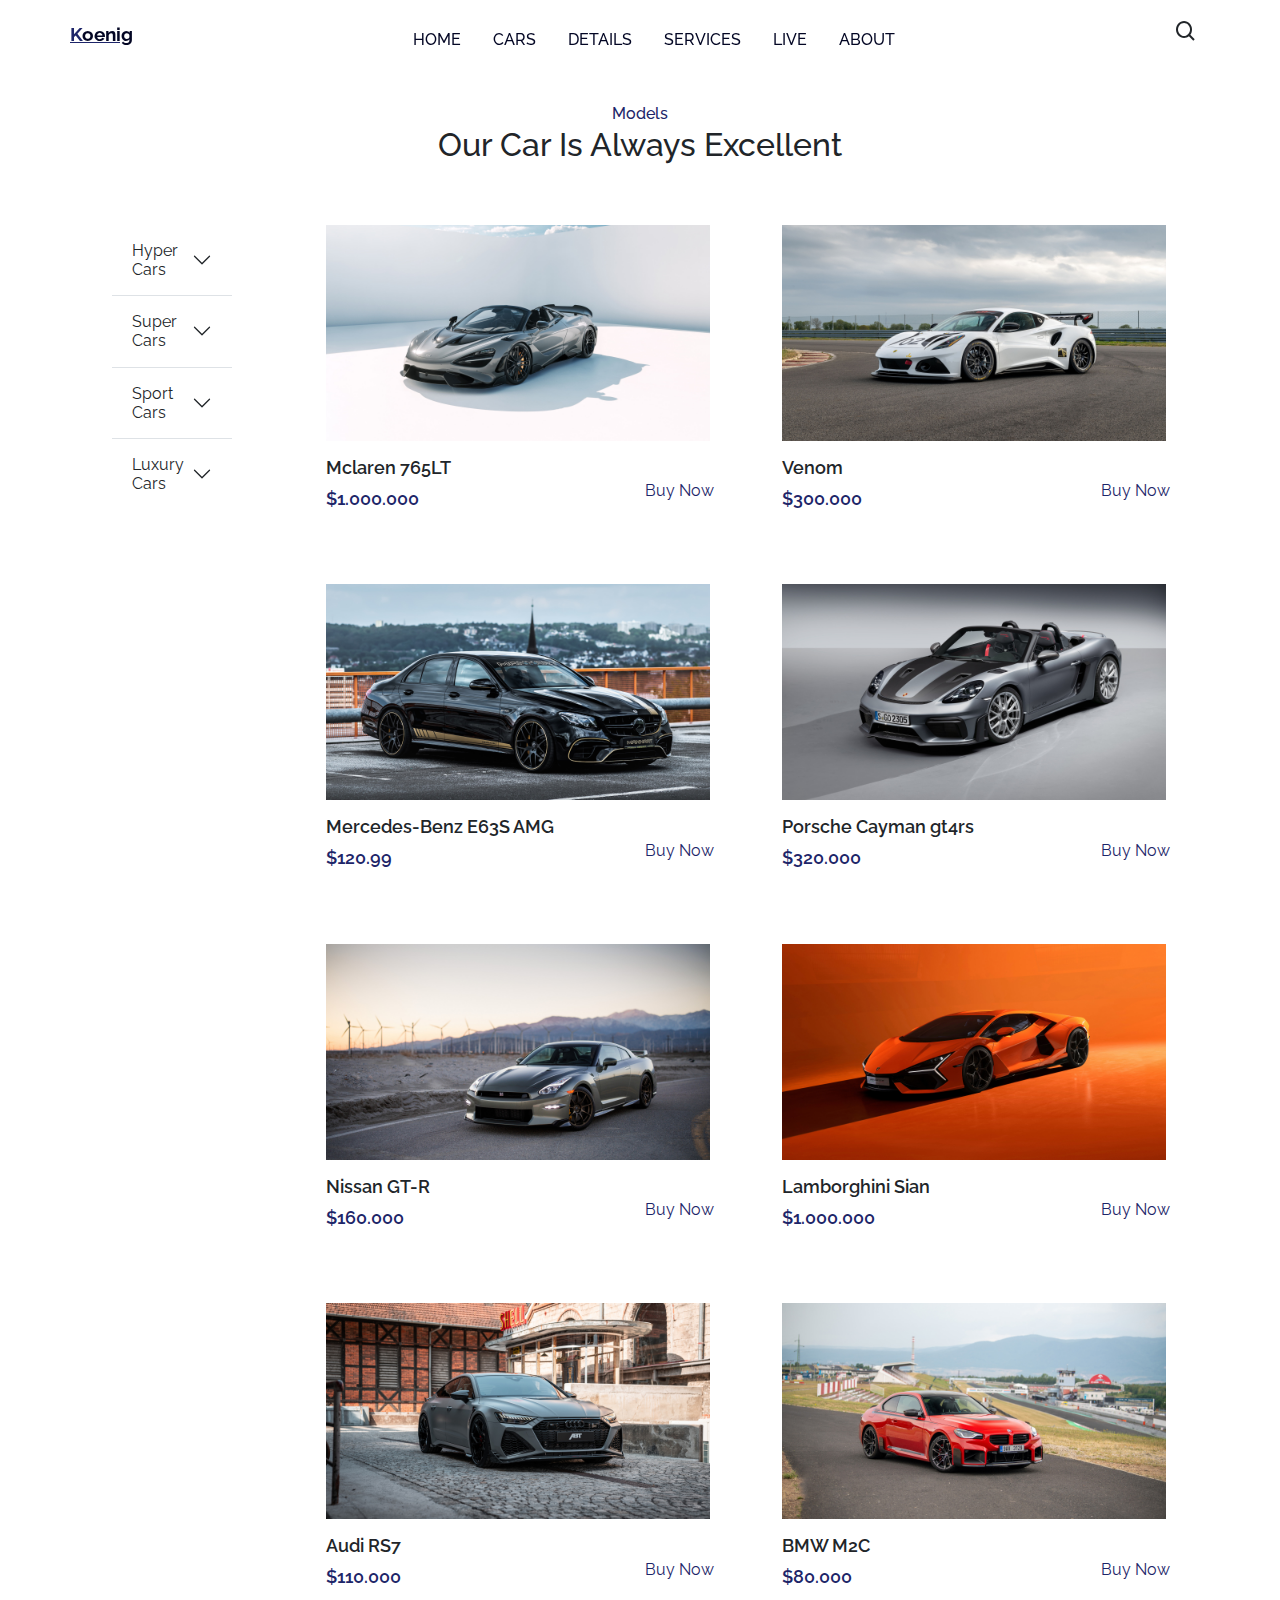
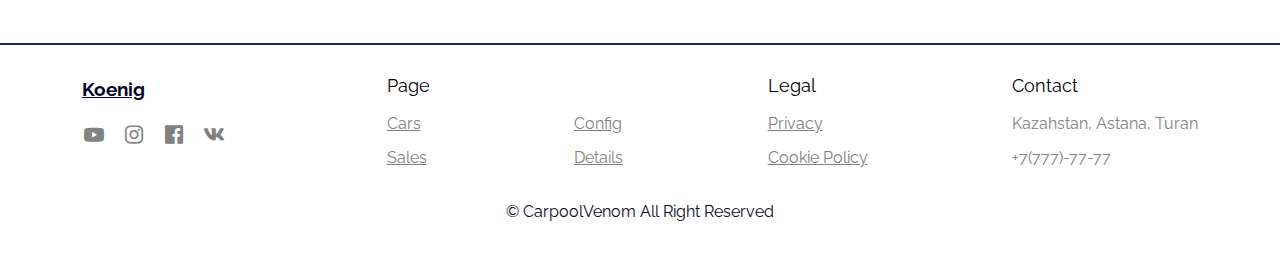
<file: Koenig/shop.html>
<!DOCTYPE html>
<html lang="en">

<head>
    <meta charset="UTF-8">
    <meta name="viewport" content="width=device-width, initial-scale=1.0">
    <link rel="icon" href="sourses/favicon.ico">
    <link rel="stylesheet" href="style.css">
    <link rel="stylesheet" href="bootstrap.min.css">
    <link href='https://unpkg.com/boxicons@2.1.4/css/boxicons.min.css' rel='stylesheet'>
    <link href="https://cdn.jsdelivr.net/npm/bootstrap@5.3.2/dist/css/bootstrap.min.css" rel="stylesheet"
        integrity="sha384-T3c6CoIi6uLrA9TneNEoa7RxnatzjcDSCmG1MXxSR1GAsXEV/Dwwykc2MPK8M2HN" crossorigin="anonymous">
    <script src="https://cdn.jsdelivr.net/npm/@popperjs/core@2.11.8/dist/umd/popper.min.js"
        integrity="sha384-I7E8VVD/ismYTF4hNIPjVp/Zjvgyol6VFvRkX/vR+Vc4jQkC+hVqc2pM8ODewa9r"
        crossorigin="anonymous"></script>
    <script src="https://cdn.jsdelivr.net/npm/bootstrap@5.3.2/dist/js/bootstrap.min.js"
        integrity="sha384-BBtl+eGJRgqQAUMxJ7pMwbEyER4l1g+O15P+16Ep7Q9Q+zqX6gSbd85u4mG4QzX+"
        crossorigin="anonymous"></script>
    <title>AutoShop</title>
</head>

<body>
    <header>
        <div class="nav container">
            <i class='bx bx-menu' id="menu-icon"></i>
            <a href="index.html" class="logo">K<span>oenig</span></a>
            <ul class="navbar">
                <li><a href="index.html">Home</a></li>
                <li><a href="shop.html">Cars</a></li>
                <li><a href="detailshop.html">Details</a></li>
                <li><a href="services.html">Services</a></li>
                <li><a href="live.html">Live</a></li>
                <li><a href="aboutus.html">About</a></li>
            </ul>
            <i class='bx bx-search' id="search-icon"></i>
            <div class="search-box container">
                <input type="search" name="" id="" placeholder="Search here ...">
            </div>
        </div>
    </header>

    <section class="parts" id="parts">
        <div class="heading">
            <span>Models</span>
            <h2>Our Car Is Always Excellent</h2>
        </div>
        <div class="block container">
            <div class="block-filter">
                <div class="accordion accordion-flush" id="accordionFlushExample">
                    <div class="accordion-item">
                        <h2 class="accordion-header">
                            <button class="accordion-button collapsed" type="button" data-bs-toggle="collapse"
                                data-bs-target="#flush-collapseOne" aria-expanded="false"
                                aria-controls="flush-collapseOne">
                                Hyper Cars
                            </button>
                        </h2>
                        <div id="flush-collapseOne" class="accordion-collapse collapse"
                            data-bs-parent="#accordionFlushExample">
                            <ul class="list-group list-group-flush">
                                <li class="list-group-item">Koenigsegg</li>
                                <li class="list-group-item">Pagani</li>
                                <li class="list-group-item">Bugatti</li>
                                <li class="list-group-item">Apolla</li>
                            </ul>
                        </div>
                    </div>
                    <div class="accordion-item">
                        <h2 class="accordion-header">
                            <button class="accordion-button collapsed" type="button" data-bs-toggle="collapse"
                                data-bs-target="#flush-collapseTwo" aria-expanded="false"
                                aria-controls="flush-collapseTwo">
                                Super Cars
                            </button>
                        </h2>
                        <div id="flush-collapseTwo" class="accordion-collapse collapse"
                            data-bs-parent="#accordionFlushExample">
                            <ul class="list-group list-group-flush">
                                <li class="list-group-item">Porsche</li>
                                <li class="list-group-item">Lamborghini</li>
                                <li class="list-group-item">Ferrari</li>
                                <li class="list-group-item">Mclaren</li>
                            </ul>
                        </div>
                    </div>
                    <div class="accordion-item">
                        <h2 class="accordion-header">
                            <button class="accordion-button collapsed" type="button" data-bs-toggle="collapse"
                                data-bs-target="#flush-collapseThree" aria-expanded="false"
                                aria-controls="flush-collapseThree">
                                Sport Cars
                            </button>
                        </h2>
                        <div id="flush-collapseThree" class="accordion-collapse collapse"
                            data-bs-parent="#accordionFlushExample">
                            <ul class="list-group list-group-flush">
                                <li class="list-group-item">BMW</li>
                                <li class="list-group-item">Mercedes-Benz</li>
                                <li class="list-group-item">Audi</li>
                            </ul>
                        </div>
                    </div>
                    <div class="accordion-item">
                        <h2 class="accordion-header">
                            <button class="accordion-button collapsed" type="button" data-bs-toggle="collapse"
                                data-bs-target="#flush-collapseFour" aria-expanded="false"
                                aria-controls="flush-collapseFour">
                                Luxury Cars
                            </button>
                        </h2>
                        <div id="flush-collapseFour" class="accordion-collapse collapse"
                            data-bs-parent="#accordionFlushExample">
                            <ul class="list-group list-group-flush">
                                <li class="list-group-item">Lexus</li>
                                <li class="list-group-item">Rolls-Royce</li>
                                <li class="list-group-item">Range Rover</li>
                                <li class="list-group-item">Mercedes Maybach</li>
                            </ul>
                        </div>
                    </div>
                </div>
            </div>
            <div class="block-cars">
                <div class="parts-container container">
                    <div class="box">
                        <img src="sourses/imgonline-com-ua-Resize-Ws5GwST1OMdXy.jpg" alt="">
                        <h3>Mclaren 765LT</h3>
                        <span>$1.000.000</span>
                        <a href="#" class="details">Buy Now</a>
                    </div>
                    <div class="box">
                        <img src="sourses/imgonline-com-ua-Resize-tszTLW9cVNwvrsZ.jpg" alt="">
                        <h3>Venom</h3>
                        <span>$300.000</span>
                        <a href="#" class="details">Buy Now</a>
                    </div>
                    <div class="box">
                        <img src="sourses/imgonline-com-ua-Resize-T4MekRY3W64a.jpg" alt="">
                        <h3>Mercedes-Benz E63S AMG</h3>
                        <span>$120.99</span>
                        <a href="#" class="details">Buy Now</a>
                    </div>
                    <div class="box">
                        <img src="sourses/imgonline-com-ua-Resize-LMNn4XwCTQu66.jpg" alt="">
                        <h3>Porsche Cayman gt4rs</h3>
                        <span>$320.000</span>
                        <a href="#" class="details">Buy Now</a>
                    </div>
                    <div class="box">
                        <img src="sourses/imgonline-com-ua-Resize-fYZ7Mdr4fNhKd4.jpg" alt="">
                        <h3>Nissan GT-R</h3>
                        <span>$160.000</span>
                        <a href="#" class="details">Buy Now</a>
                    </div>
                    <div class="box">
                        <img src="sourses/imgonline-com-ua-Resize-b9qmFe3zNGCo.jpg" alt="">
                        <h3>Lamborghini Sian</h3>
                        <span>$1.000.000</span>
                        <a href="#" class="details">Buy Now</a>
                    </div>
                    <div class="box">
                        <img src="sourses/imgonline-com-ua-Resize-9rGb6ipQAKq3.jpg" alt="">
                        <h3>Audi RS7</h3>
                        <span>$110.000</span>
                        <a href="#" class="details">Buy Now</a>
                    </div>
                    <div class="box">
                        <img src="sourses/imgonline-com-ua-Resize-AVQ4A5YhHbyuBBj.jpg" alt="">
                        <h3>BMW M2C</h3>
                        <span>$80.000</span>
                        <a href="#" class="details">Buy Now</a>
                    </div>
                </div>
            </div>
        </div>
    </section>

    <div class="footer">
        <div class="footer-container container">
            <div class="footer-box">
                <a href="#" class="logo">Koenig</a>
                <div class="social">
                    <a href="#"><i class='bx bxl-youtube'></i></a>
                    <a href="#"><i class='bx bxl-instagram'></i></a>
                    <a href="#"><i class='bx bxl-facebook-square'></i></a>
                    <a href="#"><i class='bx bxl-vk'></i></a>
                </div>
            </div>
            <div class="footer-box">
                <h3>Page</h3>
                <a href="shop.html">Cars</a>
                <a href="shop.html">Sales</a>
            </div>
            <div class="footer-box">
                <h3 id="page1">Page</h3>
                <a href="configurator.html">Config</a>
                <a href="detailshop.html">Details</a>
            </div>
            <div class="footer-box">
                <h3>Legal</h3>
                <a href="#">Privacy</a>
                <a href="#">Cookie Policy</a>
            </div>
            <div class="footer-box">
                <h3>Contact</h3>
                <p>Kazahstan, Astana, Turan</p>
                <p>+7(777)-77-77</p>
            </div>
        </div>
    </div>

    <div class="copyright">
        <p>&#169; CarpoolVenom All Right Reserved</p>
    </div>

    <script src="bootstrap.bundle.js"></script>
  <script src="index.js"></script>
</body>

</html>
</file>
<file: Koenig/style.css>
@import url('https://fonts.googleapis.com/css2?family=Lato:wght@100;400;900&family=Open+Sans:wght@400;600&family=Raleway:wght@100;300;500&display=swap');

* {
    font-family: 'Raleway', sans-serif;
    margin: 0;
    padding: 0;
    scroll-padding-top: 1rem;
    scroll-behavior: smooth;
    list-style: none;
    text-decoration: none;
    box-sizing: border-box;
}

:root {
    --main-color: #1d2569;
    --text-color: #ffffff;
    --bg-color: #030624;
}

html::-webkit-scrollbar {
    width: 0.5rem;
    background: transparent;
}

html::-webkit-scrollbar-thumb {
    border-radius: 5rem;
    background: var(--bg-color);
}

section {
    padding: 4rem 0 2rem;
}

img {
    width: 100%;
}

body {
    color: var(--bg-color);
}

.container {
    max-width: 1400px;
    margin-left: auto;
    margin-right: auto;
}

header {
    display: block;
    width: 100%;
    position: fixed;
    top: 0;
    left: 0;
    z-index: 100;
}

.nav {
    display: flex;
    justify-content: space-between;
    padding: 20px 35px;
    align-items: flex-start;
}

#menu-icon {
    font-size: 24px;
    cursor: pointer;
    color: var(--main-color);
    display: none;
}

.logo {
    font-size: 1.2rem;
    font-weight: 700;
    color: var(--main-color);
}

.logo span {
    color: var(--bg-color);
}

.navbar {
    display: flex;
    column-gap: 2rem;
}

.navbar a {
    color: var(--bg-color);
    font-size: 1rem;
    text-transform: uppercase;
    font-weight: 500;
    text-decoration: none;
}

.navbar a:hover {
    color: var(--main-color);
    text-decoration: underline;
}

#search-icon {
    font-size: 24px;
    cursor: pointer;
}

.search-box {
    position: absolute;
    top: 110%;
    right: 0;
    left: 0;
    background: var(--text-color);
    box-shadow: 4px 4px 20px rgb(13 21 57, 10%);
    border: 1px solid var(--main-color);
    border-radius: 0.5rem;
    clip-path: circle(0% at 100% 0%);
}

.search-box.active {
    clip-path: circle(144% at 100% 0%);
    transition: 0.4s;
}

.search-box input {
    width: 100%;
    padding: 20px;
    border: none;
    outline: none;
    background: transparent;
    font-size: 1rem;
}

.home {
    margin: auto;
    width: 100%;
    min-height: 80vh;
    display: flex;
    align-items: center;
    background: url(sourses/bmw_m4.jpg);
    background-repeat: no-repeat;
    background-size: cover;
    background-position: center left;
}

.home-text {
    padding-left: 130px;
}

.home-text h1 {
    font-size: 2.4rem;
}

.home-text span {
    color: var(--main-color);
}

.home-text p {
    font-size: 1rem;
    font-weight: 300;
    margin: 0.5rem 0 1.2rem;
}

a.btn {
    background: #0000001d;
    color: #000;
    font-weight: 400;
}

a.btn:hover {
    background: var(--main-color);
    color: #fff;
}

.heading {
    text-align: center;
}

.heading span {
    font-weight: 500;
    color: var(--main-color);
}

.heading p {
    font-size: 1rem;
    font-weight: 300;
}

.cars-container {
    display: flex;
    flex-wrap: wrap;
    gap: 2rem;
    margin-top: 2rem;
}

.cars-container .box {
    flex: 1 1 23rem;
    position: relative;
    height: 250px;
    border-radius: 0.5rem;
    overflow: hidden;
}

.cars-container .box img {
    width: 100%;
    height: 100%;
    object-fit: cover;
    overflow: hidden;
}

.cars-container .box img:hover {
    transform: scale(1.2);
    transition: 0.5s;
}

.cars-container .box a {
    position: absolute;
    bottom: 1rem;
    left: 1rem;
    font-weight: 400;
    font-size: 1rem;
    background: var(--text-color);
    padding: 8px;
    border-radius: 0.5rem;
    text-decoration: none;
    color: var(--main-color);
}

.cars-container .box:hover a {
    background: var(--main-color);
    color: var(--text-color);
}

.about {
    display: flex;
    flex-wrap: wrap;
    align-items: center;
    gap: 1.5rem;
}

.about-img {
    flex: 1 1 21rem;
}

.about-text {
    flex: 1 1 21rem;
}

.about-text span {
    font-weight: 500;
    color: var(--main-color);
}

.about-text h2 {
    font-size: 1.7rem;
}

.about-text p {
    font-size: 1rem;
    margin: 0.5rem 0 1.4rem;
}

.parts {
    margin-top: 3%;
}

.parts-container {
    display: flex;
    flex-wrap: wrap;
    gap: 2rem;
    margin-top: 2rem;
}

.parts-container .box {
    flex: 1 1 23rem;
    position: relative;
    padding: 20px;
    display: flex;
    flex-direction: column;
    background: #fff;
    border-radius: 0.5rem;
}

.parts-container .box img {
    width: 100%;
    height: 100%;
    object-fit: contain;
    object-position: center;
    margin-bottom: 1rem;
}

.parts-container .box h3 {
    font-size: 1.1rem;
    font-weight: 600;
}

.parts-container .box p {
    font-size: 0.9rem;
    font-weight: 400;
    right: 1rem;
}

.parts-container .box span {
    font-size: 1.1rem;
    font-weight: 600;
    color: var(--main-color);
}

.parts-container .box .bx {
    color: var(--main-color);
    margin: 0.8rem 0;
}

.parts-container .box .btn {
    max-width: 120px;
}

.parts-container .box .details {
    display: flex;
    align-items: center;
    position: absolute;
    bottom: 1.8rem;
    right: 1rem;
    font-size: 1rem;
    color: var(--main-color);
    text-decoration: none;
}

.parts-container .box .details:hover {
    color: var(--main-color);
    text-decoration: underline;
}

.blog-container {
    display: flex;
    flex-wrap: wrap;
    gap: 2rem;
    margin-top: 2rem;
}

.blog-container .box {
    flex: 1 1 13rem;
    padding: 20px;
}

.blog-container .box span {
    font-size: 0.8rem;
    color: var(--main-color);
}

.blog-container h3 {
    font-size: 1.2rem;
}

.blog-container .box p {
    font-size: 1rem;
    margin: 4px 0;
}

.blog-container .box .blog-btn {
    display: flex;
    align-items: center;
    column-gap: 4px;
    color: var(--text-color);
}

.blog-container .box .blog-btn .bx {
    font-size: 20px;
}

.blog-container .box .blog-btn:hover {
    color: var(--main-color);
    column-gap: 0.7rem;
    transition: 0.4s;
}

.footer {
    padding-top: 30px;
    background: var(--text-color);
    color: #000000;
    border-top: 2px solid var(--main-color);
}

.footer-container {
    display: flex;
    justify-content: space-between;
    gap: 1rem;
}

#page1 {
    color: var(--text-color);
}

.footer-container .logo {
    color: var(--bg-color);
    margin-bottom: 1rem;
}

.footer-container .footer-box {
    display: flex;
    flex-direction: column;
}

.social {
    display: flex;
    align-items: center;
}

.social a {
    font-size: 24px;
    color: var(--bg-color);
    margin-right: 1rem;
}

.social a:hover {
    color: var(--main-color);
}

.footer-box h3 {
    font-size: 1.1rem;
    font-weight: 400;
    margin-bottom: 1rem;
}

.footer-box a,
.footer-box p {
    color: #818181;
    margin-bottom: 10px;
}

.footer-box a:hover {
    color: var(--bg-color);
}

.copyright {
    padding: 20px;
    text-align: center;
    color: var(--bg-color);
    background: var(--text-color);
}

@media (max-width:1080px) {
    .container {
        margin-left: 1rem;
        margin-right: 1rem;
    }
}

@media (max-width:991px) {
    .nav {
        padding: 15px 20px;
    }

    section {
        padding: 3rem 0 1rem;
    }

    .home-text {
        padding-left: 2rem;
    }

    .home-text h1 { 
        font-size: 2.1rem;
    }
}

@media (max-width:920px) {
    #search-icon {
        color: var(--bg-color);
    }
}

@media (max-width:768px) {
    .search-box input {
        padding: 15px;
    }

    .nav {
        padding: 10px 0;
    }

    #menu-icon {
        display: initial;
    }

    .navbar {
        position: absolute;
        top: 100%;
        right: 0;
        left: 0;
        display: flex;
        flex-direction: column;

        background: var(--text-color);
        row-gap: 0.5rem;
        text-align: center;
        box-shadow: 4px 4px 20px rgb(15 54 55 / 20%);
        clip-path: circle(0% at 0% 0%);
        transition: 0.6s;
    }

    .navbar a {
        display: block;
        padding: 15px;
    }

    .navbar a:hover,
    .navbar .active {
        border-bottom: none;
        background: var(--main-color);
        color: var(--bg-color);
    }

    .navbar.active {
        clip-path: circle(144% at 0% 0%);
    }
}

#history,
#mission,
#founders {
    height: 100vh;
}

.main {
    background: url(sourses/imgonline-com-ua-Resize-AY8I6tlZZkGgJ.jpg);
    margin: auto;
    width: 100%;
    min-height: 80vh;
    display: flex;
    align-items: start;
    background-repeat: no-repeat;
    background-size: cover;
    background-position: center;
}

.history {
    display: flex;
    flex-wrap: wrap;
    align-items: center;
    gap: 1.5rem;
}

.history-text {
    width: 100%;
    display: flex;
    align-items: start;
    justify-content: center;
    gap: 1.5rem;
    color: #fff;
    text-align: center;
    top: 0;
    position: relative;
    padding-top: 10%;

}

.history-text h2 {
    font-size: 2.5rem;
}

.history-text p {
    font-weight: 300;
    font-size: 1.7rem;
    margin: 0.5rem 0 1.4rem;
}

.cards {
    display: flex;
    flex-wrap: wrap;
    align-items: center;
    gap: 1.5rem;
    flex: 1 1 21rem;
    justify-content: center;
}

.block {
    display: flex;
    flex-wrap: wrap;
    gap: 2rem;
}

.block-filter {
    flex: 1 1 10rem;
    padding: 52px 30px;
}

.block-cars {
    flex: 21 1 30rem;
}

.pulsating-element {
    color: #fff;
    animation: pulse 2s infinite;
}

@keyframes pulse {
    0% {
        transform: scale(1);
    }

    50% {
        transform: scale(1.05);
    }

    100% {
        transform: scale(1);
    }
}

.pulsating-element.hovered {
    animation: none;
}
</file>
